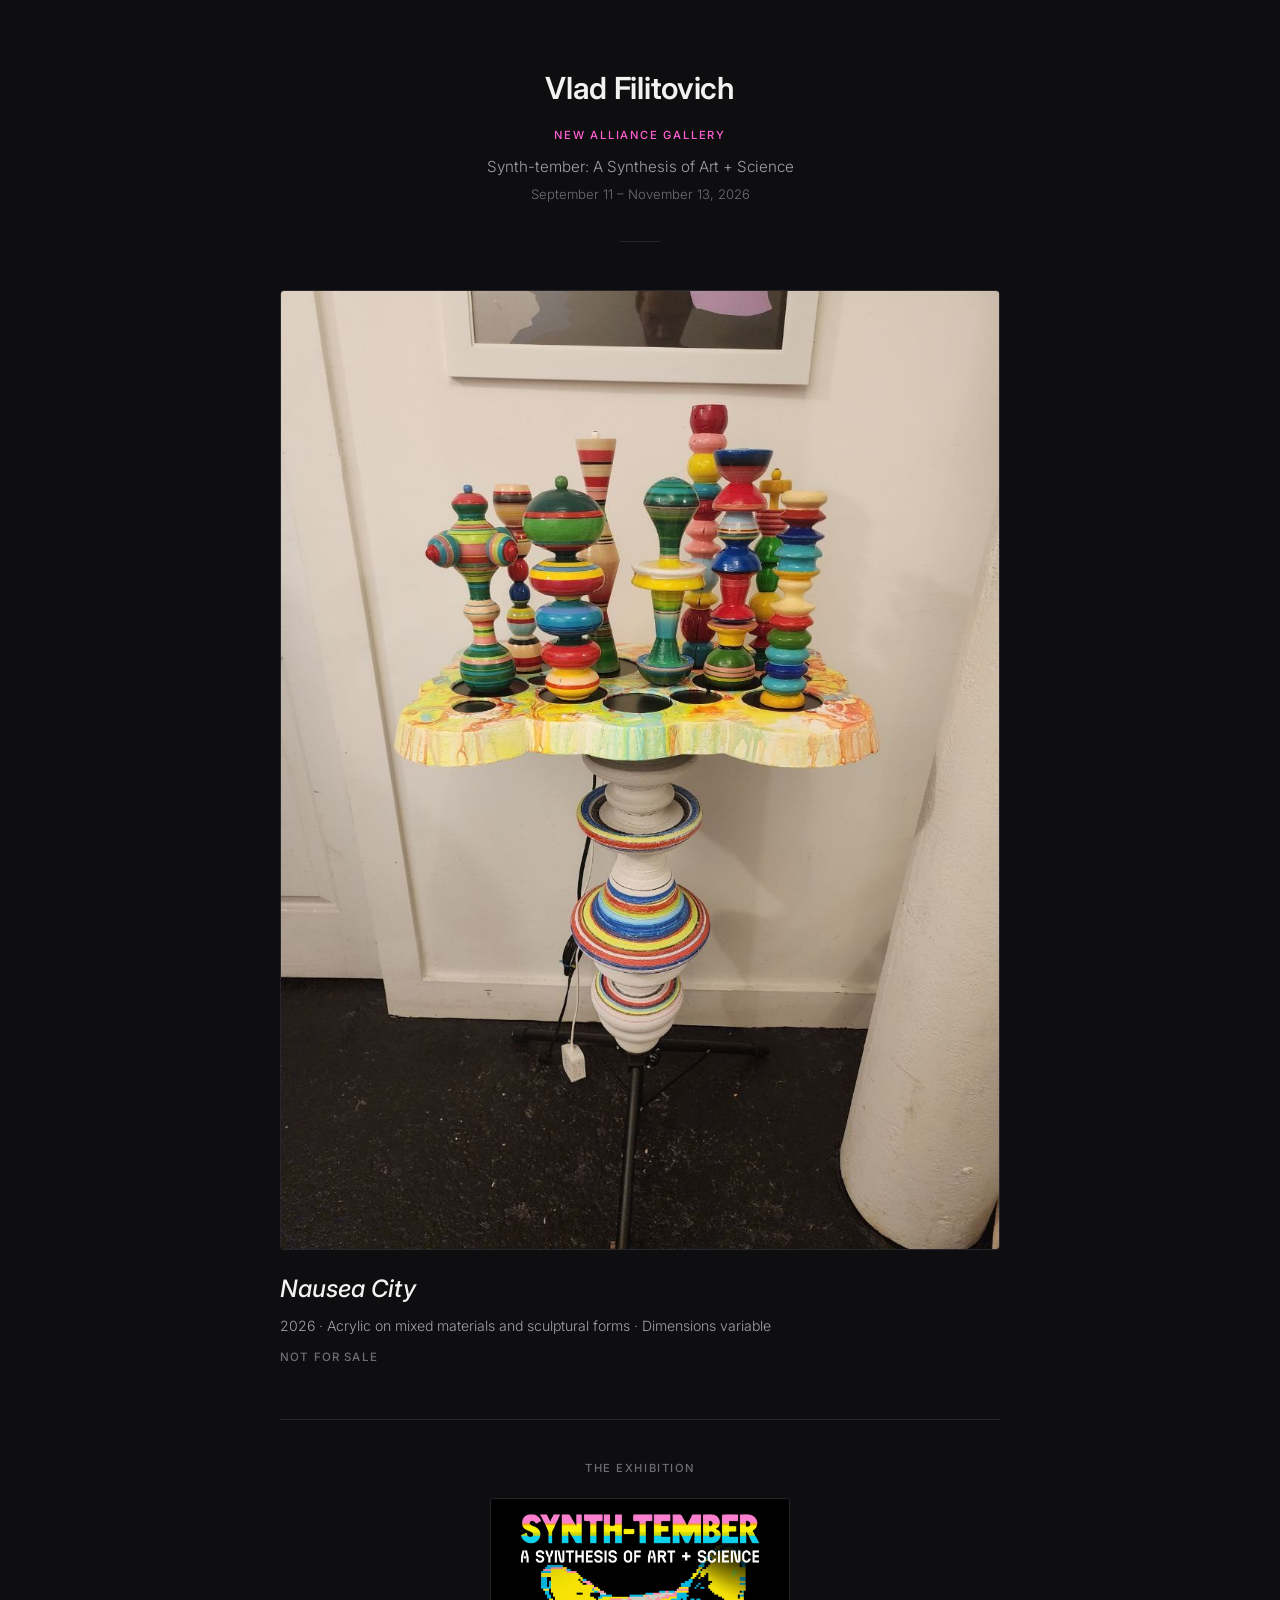
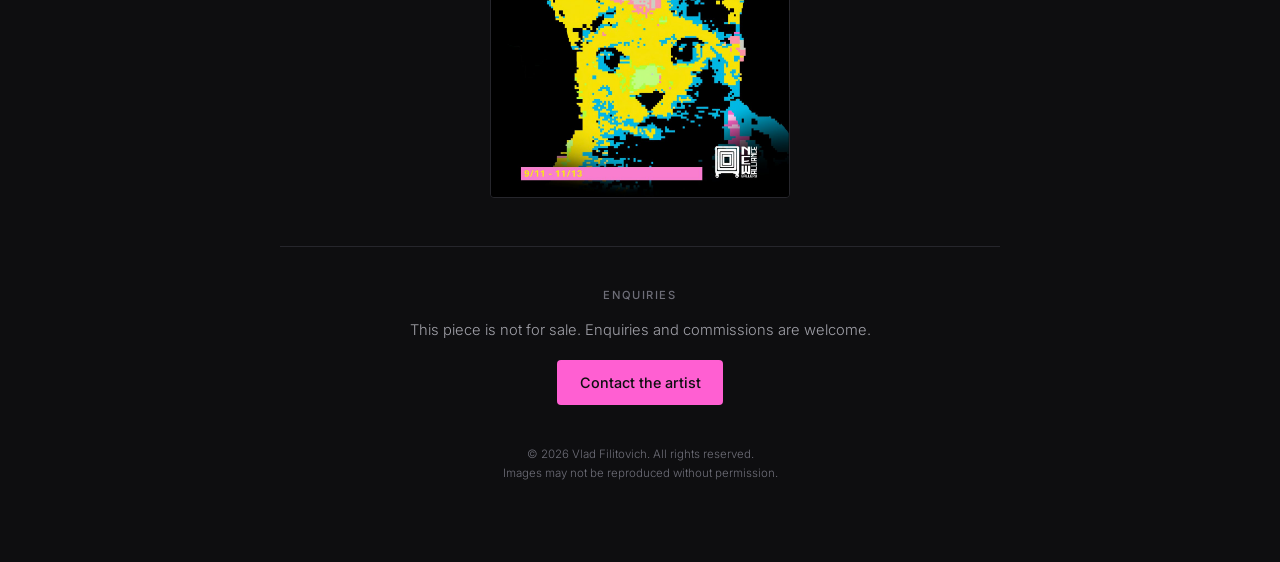
<file: art/s/5173fe7f/index.html>
<!DOCTYPE html>
<html lang="en">
<head>
  <meta charset="UTF-8">
  <meta name="viewport" content="width=device-width, initial-scale=1.0">
  <meta name="robots" content="noindex, nofollow, noarchive, noimageindex">
  <meta name="referrer" content="no-referrer">
  <title>Vlad Filitovich — Nausea City — Synth-tember</title>
  <link rel="preconnect" href="https://fonts.googleapis.com">
  <link rel="preconnect" href="https://fonts.gstatic.com" crossorigin>
  <link href="https://fonts.googleapis.com/css2?family=Inter:wght@300;400;500;600&display=swap" rel="stylesheet">
  <style>
    :root {
      --bg: #0e0e10;
      --surface: #16161a;
      --text: #f2f2f0;
      --muted: #a0a0a8;
      --dim: #6e6e78;
      --line: #26262c;
      --accent: #ff5fd2;
      --font: 'Inter', -apple-system, BlinkMacSystemFont, 'Segoe UI', sans-serif;
    }

    * { margin: 0; padding: 0; box-sizing: border-box; }

    html { -webkit-text-size-adjust: 100%; }

    body {
      background: var(--bg);
      color: var(--text);
      font-family: var(--font);
      font-weight: 300;
      line-height: 1.6;
      -webkit-font-smoothing: antialiased;
      padding: 2.5rem 1.25rem 4rem;
    }

    .wrap { max-width: 720px; margin: 0 auto; }

    /* ── Header ── */
    .head { text-align: center; margin-bottom: 3rem; }

    .head__name {
      font-size: 1.5rem;
      font-weight: 600;
      letter-spacing: -0.01em;
    }

    .head__venue {
      margin-top: 0.9rem;
      font-size: 0.7rem;
      font-weight: 500;
      text-transform: uppercase;
      letter-spacing: 0.16em;
      color: var(--accent);
    }

    .head__show {
      margin-top: 0.65rem;
      font-size: 0.95rem;
      color: var(--muted);
    }

    .head__dates {
      margin-top: 0.3rem;
      font-size: 0.82rem;
      color: var(--dim);
    }

    .rule {
      width: 40px;
      height: 1px;
      background: var(--line);
      margin: 2.25rem auto 0;
      border: 0;
    }

    /* ── Work ── */
    .piece { margin-bottom: 3.25rem; }

    .frame {
      position: relative;
      background: var(--surface);
      border: 1px solid var(--line);
      border-radius: 4px;
      overflow: hidden;
      line-height: 0;
    }

    .frame img {
      display: block;
      width: 100%;
      height: auto;
      user-select: none;
      -webkit-user-select: none;
      -webkit-user-drag: none;
      -webkit-touch-callout: none;
      pointer-events: none;
    }

    /* transparent layer so a long-press or right-click lands here, not on the image */
    .frame__guard {
      position: absolute;
      inset: 0;
      background: transparent;
    }

    .label { padding-top: 1.25rem; }

    .label__title {
      font-size: 1.3rem;
      font-weight: 500;
      font-style: italic;
    }

    .label__meta {
      margin-top: 0.4rem;
      font-size: 0.88rem;
      color: var(--muted);
    }

    .label__status {
      margin-top: 0.7rem;
      font-size: 0.72rem;
      font-weight: 500;
      text-transform: uppercase;
      letter-spacing: 0.1em;
      color: var(--dim);
    }

    /* ── Show poster ── */
    .show {
      border-top: 1px solid var(--line);
      padding-top: 2.5rem;
      margin-bottom: 3rem;
      text-align: center;
    }

    .show__label {
      font-size: 0.7rem;
      font-weight: 500;
      text-transform: uppercase;
      letter-spacing: 0.14em;
      color: var(--dim);
      margin-bottom: 1.25rem;
    }

    .show__poster {
      max-width: 300px;
      margin: 0 auto;
      border: 1px solid var(--line);
      border-radius: 4px;
      overflow: hidden;
      line-height: 0;
    }

    .show__poster img {
      display: block;
      width: 100%;
      height: auto;
      user-select: none;
      -webkit-user-select: none;
      -webkit-user-drag: none;
    }

    /* ── Enquiries ── */
    .foot {
      border-top: 1px solid var(--line);
      padding-top: 2.5rem;
      text-align: center;
    }

    .foot__label {
      font-size: 0.7rem;
      font-weight: 500;
      text-transform: uppercase;
      letter-spacing: 0.14em;
      color: var(--dim);
    }

    .foot__text {
      margin-top: 0.9rem;
      font-size: 0.92rem;
      color: var(--muted);
    }

    .foot a {
      display: inline-block;
      margin-top: 1.1rem;
      padding: 0.7rem 1.4rem;
      font-size: 0.9rem;
      color: var(--bg);
      background: var(--accent);
      border-radius: 4px;
      text-decoration: none;
      font-weight: 500;
      transition: opacity 0.2s;
    }

    .foot a:hover { opacity: 0.85; }

    .foot__copy {
      margin-top: 2.5rem;
      font-size: 0.72rem;
      color: var(--dim);
    }

    @media (min-width: 600px) {
      body { padding: 4rem 2rem 5rem; }
      .head__name { font-size: 1.9rem; }
      .label__title { font-size: 1.5rem; }
    }
  </style>
</head>
<body>

  <div class="wrap">

    <header class="head">
      <h1 class="head__name">Vlad Filitovich</h1>
      <p class="head__venue">New Alliance Gallery</p>
      <p class="head__show">Synth-tember: A Synthesis of Art + Science</p>
      <p class="head__dates">September 11 &ndash; November 13, 2026</p>
      <hr class="rule">
    </header>

    <main>

      <article class="piece">
        <div class="frame">
          <img src="work-1.jpg" alt="Nausea City — acrylic on mixed materials and sculptural forms" draggable="false">
          <div class="frame__guard"></div>
        </div>
        <div class="label">
          <h2 class="label__title">Nausea City</h2>
          <p class="label__meta">2026 &middot; Acrylic on mixed materials and sculptural forms &middot; Dimensions variable</p>
          <p class="label__status">Not for sale</p>
        </div>
      </article>

    </main>

    <section class="show">
      <p class="show__label">The exhibition</p>
      <div class="show__poster">
        <img src="poster.jpg" alt="Synth-tember: A Synthesis of Art + Science, New Alliance Gallery, 9/11 – 11/13" draggable="false">
      </div>
    </section>

    <footer class="foot">
      <p class="foot__label">Enquiries</p>
      <p class="foot__text">This piece is not for sale. Enquiries and commissions are welcome.</p>
      <a href="#" data-mail="dmxhZC5maWxpdG92aWNoQGdtYWlsLmNvbQ==" rel="nofollow">Contact the artist</a>
      <p class="foot__copy">&copy; 2026 Vlad Filitovich. All rights reserved.<br>Images may not be reproduced without permission.</p>
    </footer>

  </div>

  <script>
    (() => {
      'use strict';

      // Email assembled at runtime so the address is not in the page source.
      document.querySelectorAll('[data-mail]').forEach(el => {
        let addr;
        try { addr = atob(el.dataset.mail); } catch (err) { return; }
        el.href = 'mailto:' + addr;
      });

      // Discourage casual saving. This stops right-click and drag; it cannot
      // stop a screenshot, which is why the files served here are web-resolution.
      document.querySelectorAll('.frame, .show__poster').forEach(el => {
        el.addEventListener('contextmenu', e => e.preventDefault());
        el.addEventListener('dragstart', e => e.preventDefault());
      });
    })();
  </script>

</body>
</html>
</file>
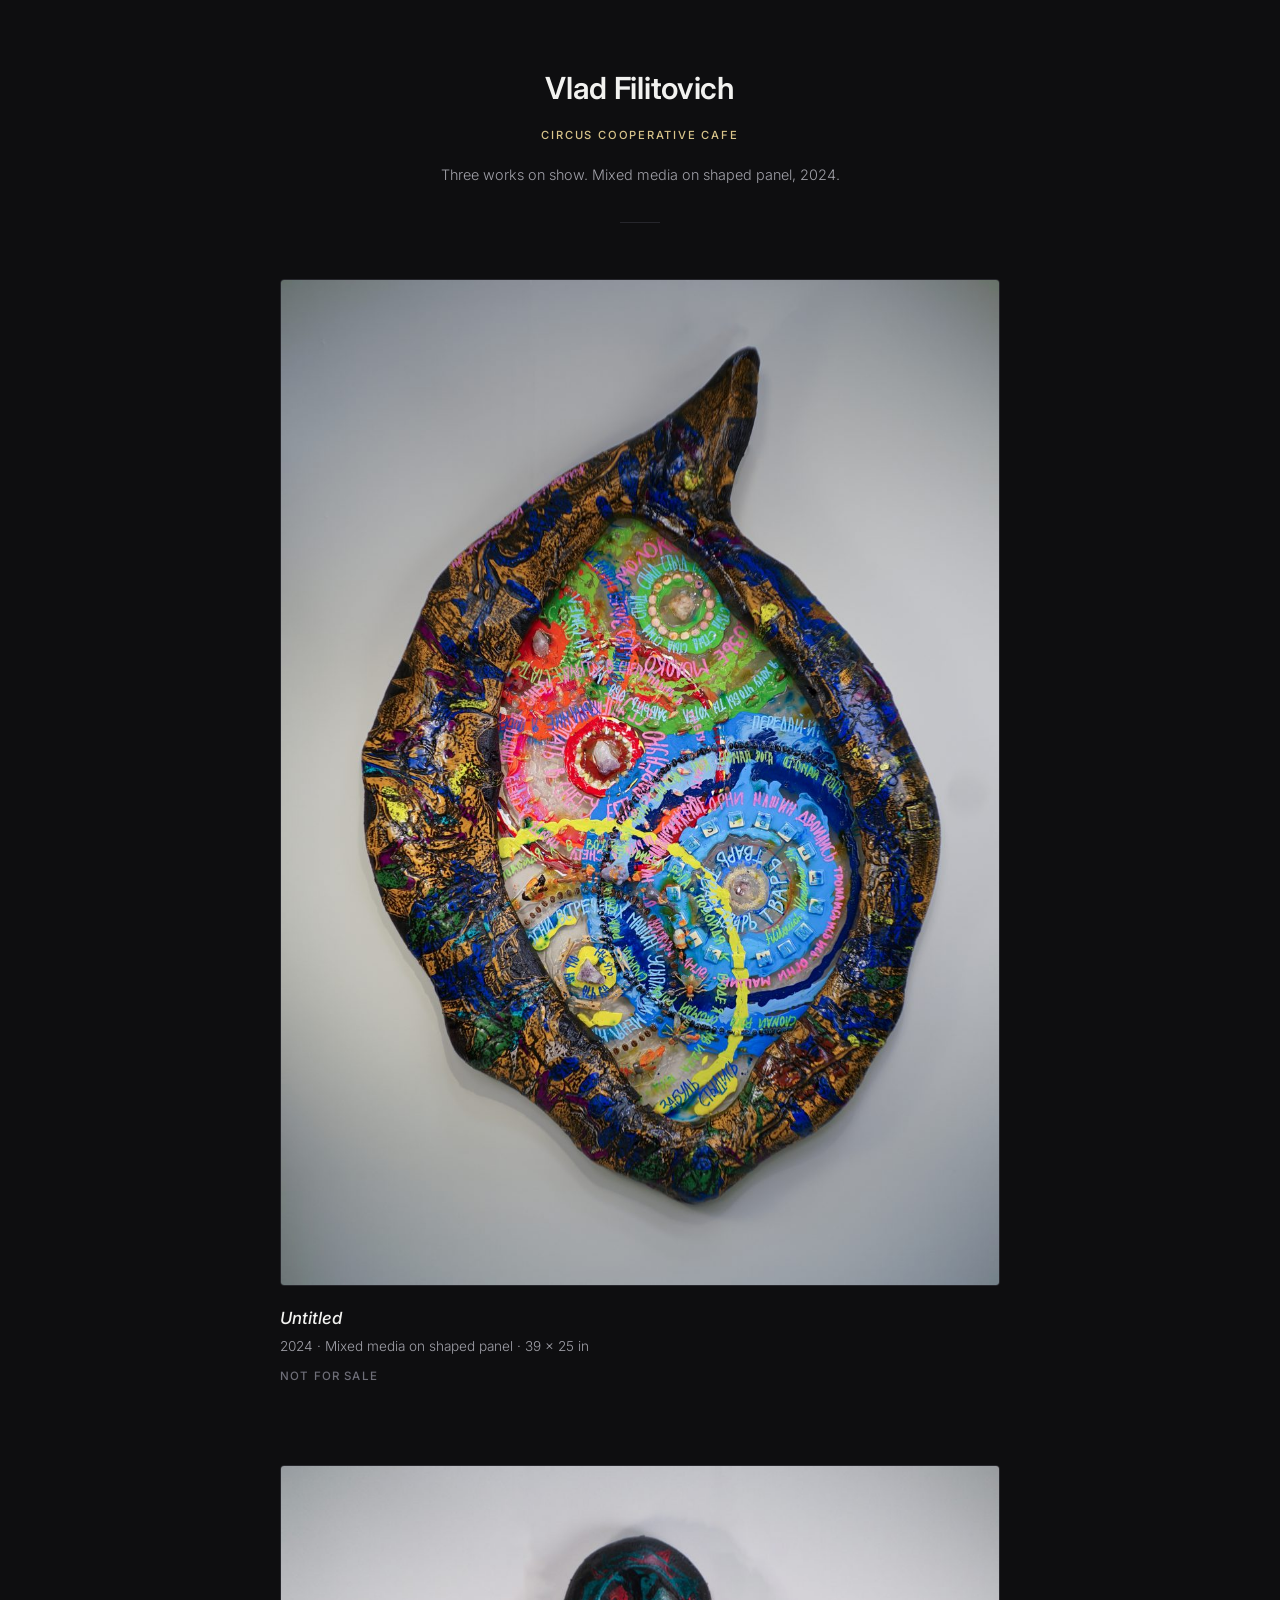
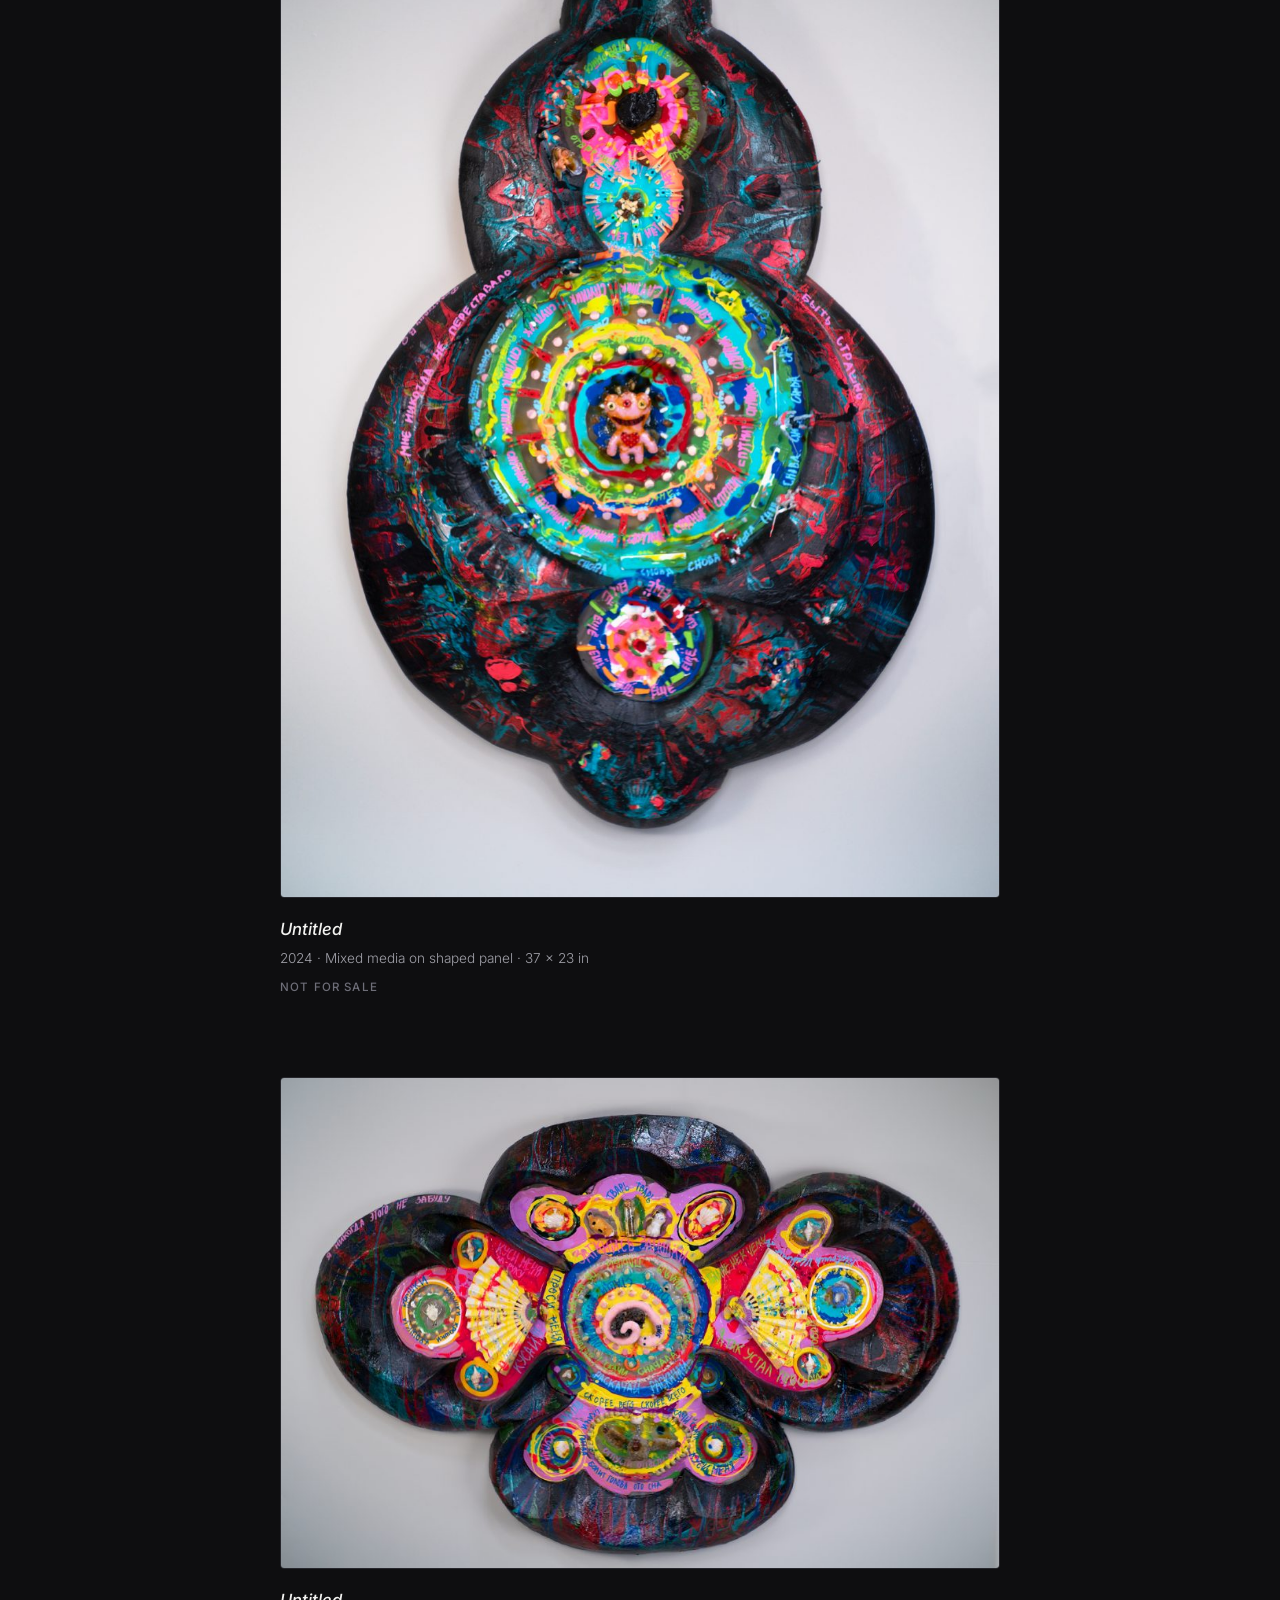
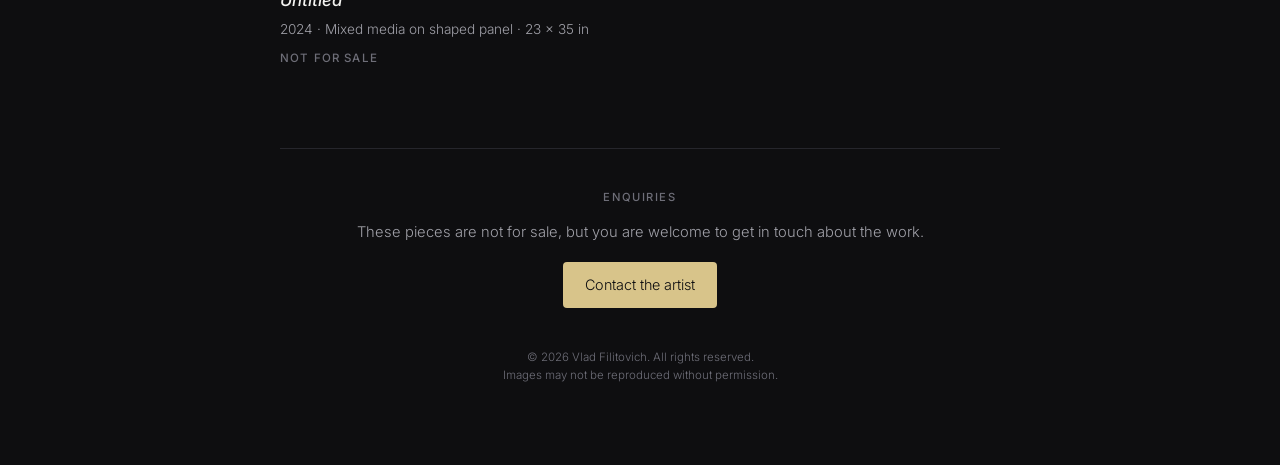
<file: art/s/e5f61118/index.html>
<!DOCTYPE html>
<html lang="en">
<head>
  <meta charset="UTF-8">
  <meta name="viewport" content="width=device-width, initial-scale=1.0">
  <meta name="robots" content="noindex, nofollow, noarchive, noimageindex">
  <meta name="referrer" content="no-referrer">
  <title>Vlad Filitovich — Circus Cooperative Cafe</title>
  <link rel="preconnect" href="https://fonts.googleapis.com">
  <link rel="preconnect" href="https://fonts.gstatic.com" crossorigin>
  <link href="https://fonts.googleapis.com/css2?family=Inter:wght@300;400;500;600&display=swap" rel="stylesheet">
  <style>
    :root {
      --bg: #0e0e10;
      --surface: #16161a;
      --text: #f2f2f0;
      --muted: #a0a0a8;
      --dim: #6e6e78;
      --line: #26262c;
      --accent: #d8c48a;
      --font: 'Inter', -apple-system, BlinkMacSystemFont, 'Segoe UI', sans-serif;
    }

    * { margin: 0; padding: 0; box-sizing: border-box; }

    html { -webkit-text-size-adjust: 100%; }

    body {
      background: var(--bg);
      color: var(--text);
      font-family: var(--font);
      font-weight: 300;
      line-height: 1.6;
      -webkit-font-smoothing: antialiased;
      padding: 2.5rem 1.25rem 4rem;
    }

    .wrap { max-width: 720px; margin: 0 auto; }

    /* ── Header ── */
    .head { text-align: center; margin-bottom: 3.5rem; }

    .head__name {
      font-size: 1.5rem;
      font-weight: 600;
      letter-spacing: -0.01em;
    }

    .head__venue {
      margin-top: 0.9rem;
      font-size: 0.7rem;
      font-weight: 500;
      text-transform: uppercase;
      letter-spacing: 0.16em;
      color: var(--accent);
    }

    .head__note {
      margin-top: 1.1rem;
      font-size: 0.9rem;
      color: var(--muted);
    }

    .rule {
      width: 40px;
      height: 1px;
      background: var(--line);
      margin: 2.25rem auto 0;
      border: 0;
    }

    /* ── Pieces ── */
    .piece { margin-bottom: 4rem; }

    .frame {
      position: relative;
      background: var(--surface);
      border: 1px solid var(--line);
      border-radius: 4px;
      overflow: hidden;
      line-height: 0;
    }

    .frame img {
      display: block;
      width: 100%;
      height: auto;
      user-select: none;
      -webkit-user-select: none;
      -webkit-user-drag: none;
      -webkit-touch-callout: none;
      pointer-events: none;
    }

    /* transparent layer so a long-press or right-click lands here, not on the image */
    .frame__guard {
      position: absolute;
      inset: 0;
      background: transparent;
    }

    .label { padding-top: 1.15rem; }

    .label__title {
      font-size: 1.05rem;
      font-weight: 500;
      font-style: italic;
    }

    .label__meta {
      margin-top: 0.3rem;
      font-size: 0.85rem;
      color: var(--muted);
    }

    .label__status {
      margin-top: 0.55rem;
      font-size: 0.72rem;
      font-weight: 500;
      text-transform: uppercase;
      letter-spacing: 0.1em;
      color: var(--dim);
    }

    /* ── Enquiries ── */
    .foot {
      border-top: 1px solid var(--line);
      padding-top: 2.5rem;
      text-align: center;
    }

    .foot__label {
      font-size: 0.7rem;
      font-weight: 500;
      text-transform: uppercase;
      letter-spacing: 0.14em;
      color: var(--dim);
    }

    .foot__text {
      margin-top: 0.9rem;
      font-size: 0.92rem;
      color: var(--muted);
    }

    .foot a {
      display: inline-block;
      margin-top: 1.1rem;
      padding: 0.7rem 1.4rem;
      font-size: 0.9rem;
      color: var(--bg);
      background: var(--accent);
      border-radius: 4px;
      text-decoration: none;
      transition: opacity 0.2s;
    }

    .foot a:hover { opacity: 0.85; }

    .foot__copy {
      margin-top: 2.5rem;
      font-size: 0.72rem;
      color: var(--dim);
    }

    @media (min-width: 600px) {
      body { padding: 4rem 2rem 5rem; }
      .head__name { font-size: 1.9rem; }
      .piece { margin-bottom: 5rem; }
    }
  </style>
</head>
<body>

  <div class="wrap">

    <header class="head">
      <h1 class="head__name">Vlad Filitovich</h1>
      <p class="head__venue">Circus Cooperative Cafe</p>
      <p class="head__note">Three works on show. Mixed media on shaped panel, 2024.</p>
      <hr class="rule">
    </header>

    <main>

      <article class="piece">
        <div class="frame">
          <img src="piece-1.jpg" alt="Mixed media on shaped panel, 39 by 25 inches" draggable="false">
          <div class="frame__guard"></div>
        </div>
        <div class="label">
          <h2 class="label__title">Untitled</h2>
          <p class="label__meta">2024 &middot; Mixed media on shaped panel &middot; 39 &times; 25 in</p>
          <p class="label__status">Not for sale</p>
        </div>
      </article>

      <article class="piece">
        <div class="frame">
          <img src="piece-2.jpg" alt="Mixed media on shaped panel, 37 by 23 inches" draggable="false">
          <div class="frame__guard"></div>
        </div>
        <div class="label">
          <h2 class="label__title">Untitled</h2>
          <p class="label__meta">2024 &middot; Mixed media on shaped panel &middot; 37 &times; 23 in</p>
          <p class="label__status">Not for sale</p>
        </div>
      </article>

      <article class="piece">
        <div class="frame">
          <img src="piece-3.jpg" alt="Mixed media on shaped panel, 23 by 35 inches" draggable="false">
          <div class="frame__guard"></div>
        </div>
        <div class="label">
          <h2 class="label__title">Untitled</h2>
          <p class="label__meta">2024 &middot; Mixed media on shaped panel &middot; 23 &times; 35 in</p>
          <p class="label__status">Not for sale</p>
        </div>
      </article>

    </main>

    <footer class="foot">
      <p class="foot__label">Enquiries</p>
      <p class="foot__text">These pieces are not for sale, but you are welcome to get in touch about the work.</p>
      <a href="#" data-mail="dmxhZC5maWxpdG92aWNoQGdtYWlsLmNvbQ==" rel="nofollow">Contact the artist</a>
      <p class="foot__copy">&copy; 2026 Vlad Filitovich. All rights reserved.<br>Images may not be reproduced without permission.</p>
    </footer>

  </div>

  <script>
    (() => {
      'use strict';

      // Email assembled at runtime so the address is not in the page source.
      document.querySelectorAll('[data-mail]').forEach(el => {
        let addr;
        try { addr = atob(el.dataset.mail); } catch (err) { return; }
        el.href = 'mailto:' + addr;
      });

      // Discourage casual saving. This stops right-click and drag; it cannot
      // stop a screenshot, which is why the files served here are web-resolution.
      document.querySelectorAll('.frame').forEach(frame => {
        frame.addEventListener('contextmenu', e => e.preventDefault());
        frame.addEventListener('dragstart', e => e.preventDefault());
      });
    })();
  </script>

</body>
</html>
</file>
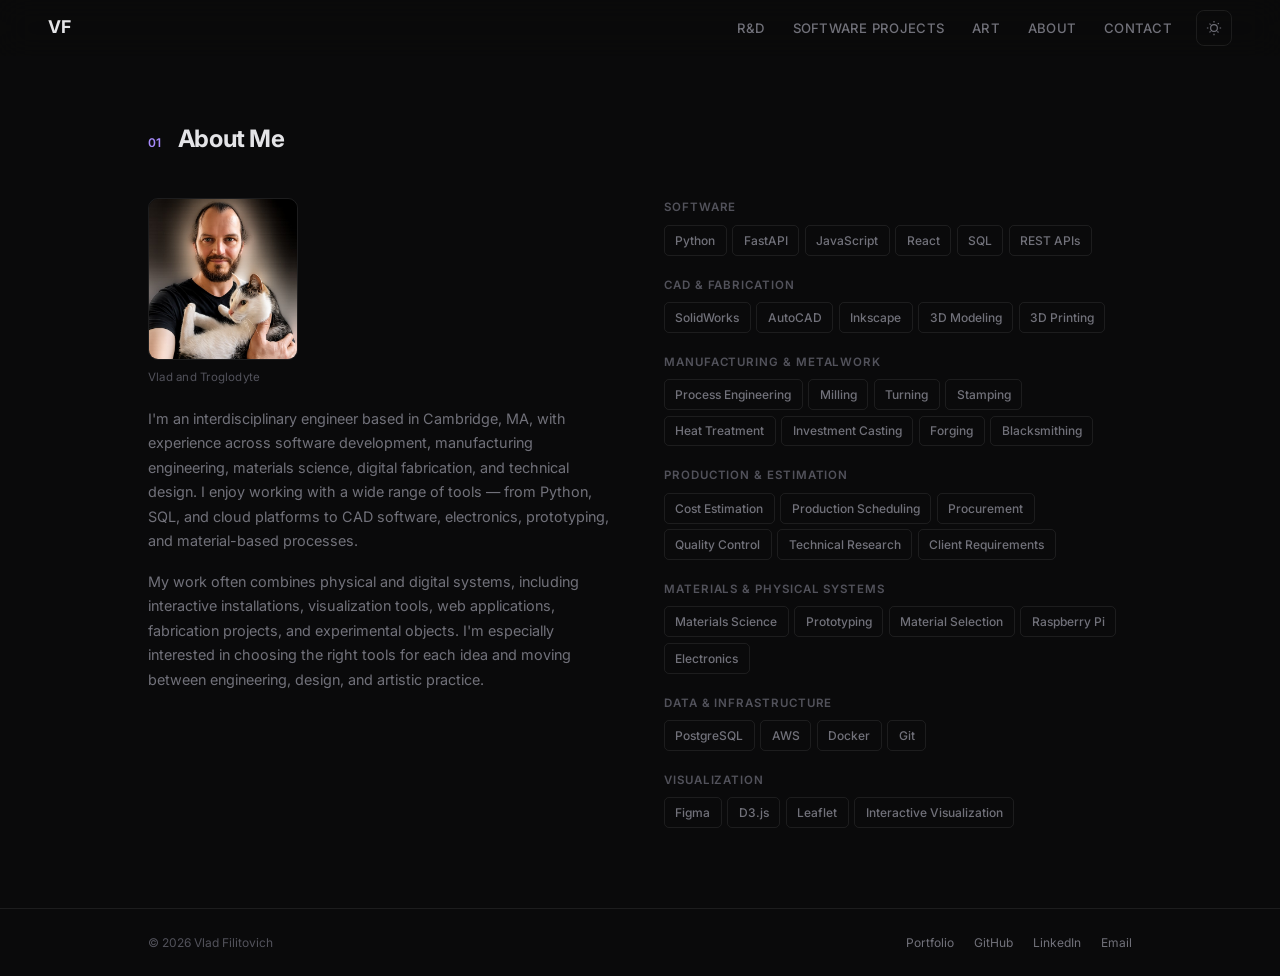
<file: about.html>
<!DOCTYPE html>
<html lang="en">
<head>
  <meta charset="UTF-8">
  <meta name="viewport" content="width=device-width, initial-scale=1.0">
  <title>Vlad Filitovich — About</title>
  <link rel="stylesheet" href="styles.css">
  <link rel="preconnect" href="https://fonts.googleapis.com">
  <link rel="preconnect" href="https://fonts.gstatic.com" crossorigin>
  <link href="https://fonts.googleapis.com/css2?family=Inter:wght@300;400;500;600;700&display=swap" rel="stylesheet">
</head>
<body>

  <!-- NAV -->
  <nav class="nav" id="nav">
    <a href="index.html" class="nav__logo">VF</a>
    <button class="nav__toggle" id="navToggle" aria-label="Toggle menu">
      <span></span><span></span><span></span>
    </button>
    <div class="nav__right">
      <ul class="nav__links" id="navLinks">
        <li><a href="rd.html">R&amp;D</a></li>
        <li><a href="software.html">Software Projects</a></li>
        <li><a href="art.html">Art</a></li>
        <li><a href="about.html">About</a></li>
        <li><a href="index.html#contact">Contact</a></li>
      </ul>
      <button class="theme-toggle" id="themeToggle" aria-label="Toggle theme">
        <svg class="theme-toggle__icon theme-toggle__icon--sun" viewBox="0 0 24 24" fill="none" stroke="currentColor" stroke-width="1.5"><circle cx="12" cy="12" r="4.5"/><path d="M12 2.5v2m0 15v2m-9.5-9.5h2m15 0h2m-3.04-6.46-1.42 1.42M7.46 16.54l-1.42 1.42m0-11.88 1.42 1.42m9.08 9.08 1.42 1.42"/></svg>
        <svg class="theme-toggle__icon theme-toggle__icon--moon" viewBox="0 0 24 24" fill="none" stroke="currentColor" stroke-width="1.5"><path d="M21.752 15.002A9.718 9.718 0 0 1 18 15.75 9.75 9.75 0 0 1 8.25 6c0-1.33.266-2.597.748-3.752A9.753 9.753 0 0 0 3 11.25 9.75 9.75 0 0 0 12.75 21a9.753 9.753 0 0 0 9.002-5.998Z"/></svg>
      </button>
    </div>
  </nav>

  <!-- ABOUT -->
  <section class="section section--top about" id="about">
    <div class="section__header reveal">
      <span class="section__label">01</span>
      <h2 class="section__title">About Me</h2>
    </div>
    <div class="about__content reveal">
      <div class="about__text">
        <figure class="about__figure">
          <img src="assets/portrait.jpg" alt="Vlad Filitovich holding his cat Troglodyte" class="about__portrait" width="520" height="562">
          <figcaption class="about__caption">Vlad and Troglodyte</figcaption>
        </figure>
        <p>I'm an interdisciplinary engineer based in Cambridge, MA, with experience across software development, manufacturing engineering, materials science, digital fabrication, and technical design. I enjoy working with a wide range of tools — from Python, SQL, and cloud platforms to CAD software, electronics, prototyping, and material-based processes.</p>
        <p>My work often combines physical and digital systems, including interactive installations, visualization tools, web applications, fabrication projects, and experimental objects. I'm especially interested in choosing the right tools for each idea and moving between engineering, design, and artistic practice.</p>
      </div>
      <div class="about__skills">
        <div class="skill-group">
          <h4>Software</h4>
          <div class="skill-tags">
            <span>Python</span><span>FastAPI</span><span>JavaScript</span><span>React</span><span>SQL</span><span>REST APIs</span>
          </div>
        </div>
        <div class="skill-group">
          <h4>CAD &amp; Fabrication</h4>
          <div class="skill-tags">
            <span>SolidWorks</span><span>AutoCAD</span><span>Inkscape</span><span>3D Modeling</span><span>3D Printing</span>
          </div>
        </div>
        <div class="skill-group">
          <h4>Manufacturing &amp; Metalwork</h4>
          <div class="skill-tags">
            <span>Process Engineering</span><span>Milling</span><span>Turning</span><span>Stamping</span><span>Heat Treatment</span><span>Investment Casting</span><span>Forging</span><span>Blacksmithing</span>
          </div>
        </div>
        <div class="skill-group">
          <h4>Production &amp; Estimation</h4>
          <div class="skill-tags">
            <span>Cost Estimation</span><span>Production Scheduling</span><span>Procurement</span><span>Quality Control</span><span>Technical Research</span><span>Client Requirements</span>
          </div>
        </div>
        <div class="skill-group">
          <h4>Materials &amp; Physical Systems</h4>
          <div class="skill-tags">
            <span>Materials Science</span><span>Prototyping</span><span>Material Selection</span><span>Raspberry Pi</span><span>Electronics</span>
          </div>
        </div>
        <div class="skill-group">
          <h4>Data &amp; Infrastructure</h4>
          <div class="skill-tags">
            <span>PostgreSQL</span><span>AWS</span><span>Docker</span><span>Git</span>
          </div>
        </div>
        <div class="skill-group">
          <h4>Visualization</h4>
          <div class="skill-tags">
            <span>Figma</span><span>D3.js</span><span>Leaflet</span><span>Interactive Visualization</span>
          </div>
        </div>
      </div>
    </div>
  </section>

  <!-- FOOTER -->
  <footer class="footer">
    <div class="footer__inner">
      <span>&copy; 2026 Vlad Filitovich</span>
      <div class="footer__links">
        <a href="index.html">Portfolio</a>
        <a href="https://github.com/llama-with-thumbs" target="_blank" rel="noopener">GitHub</a>
        <a href="https://www.linkedin.com/in/vlad-filitovich/" target="_blank" rel="noopener">LinkedIn</a>
        <a href="#" data-mail="dmxhZC5maWxpdG92aWNoQGdtYWlsLmNvbQ==" rel="nofollow">Email</a>
      </div>
    </div>
  </footer>

  <script src="script.js"></script>
</body>
</html>
</file>
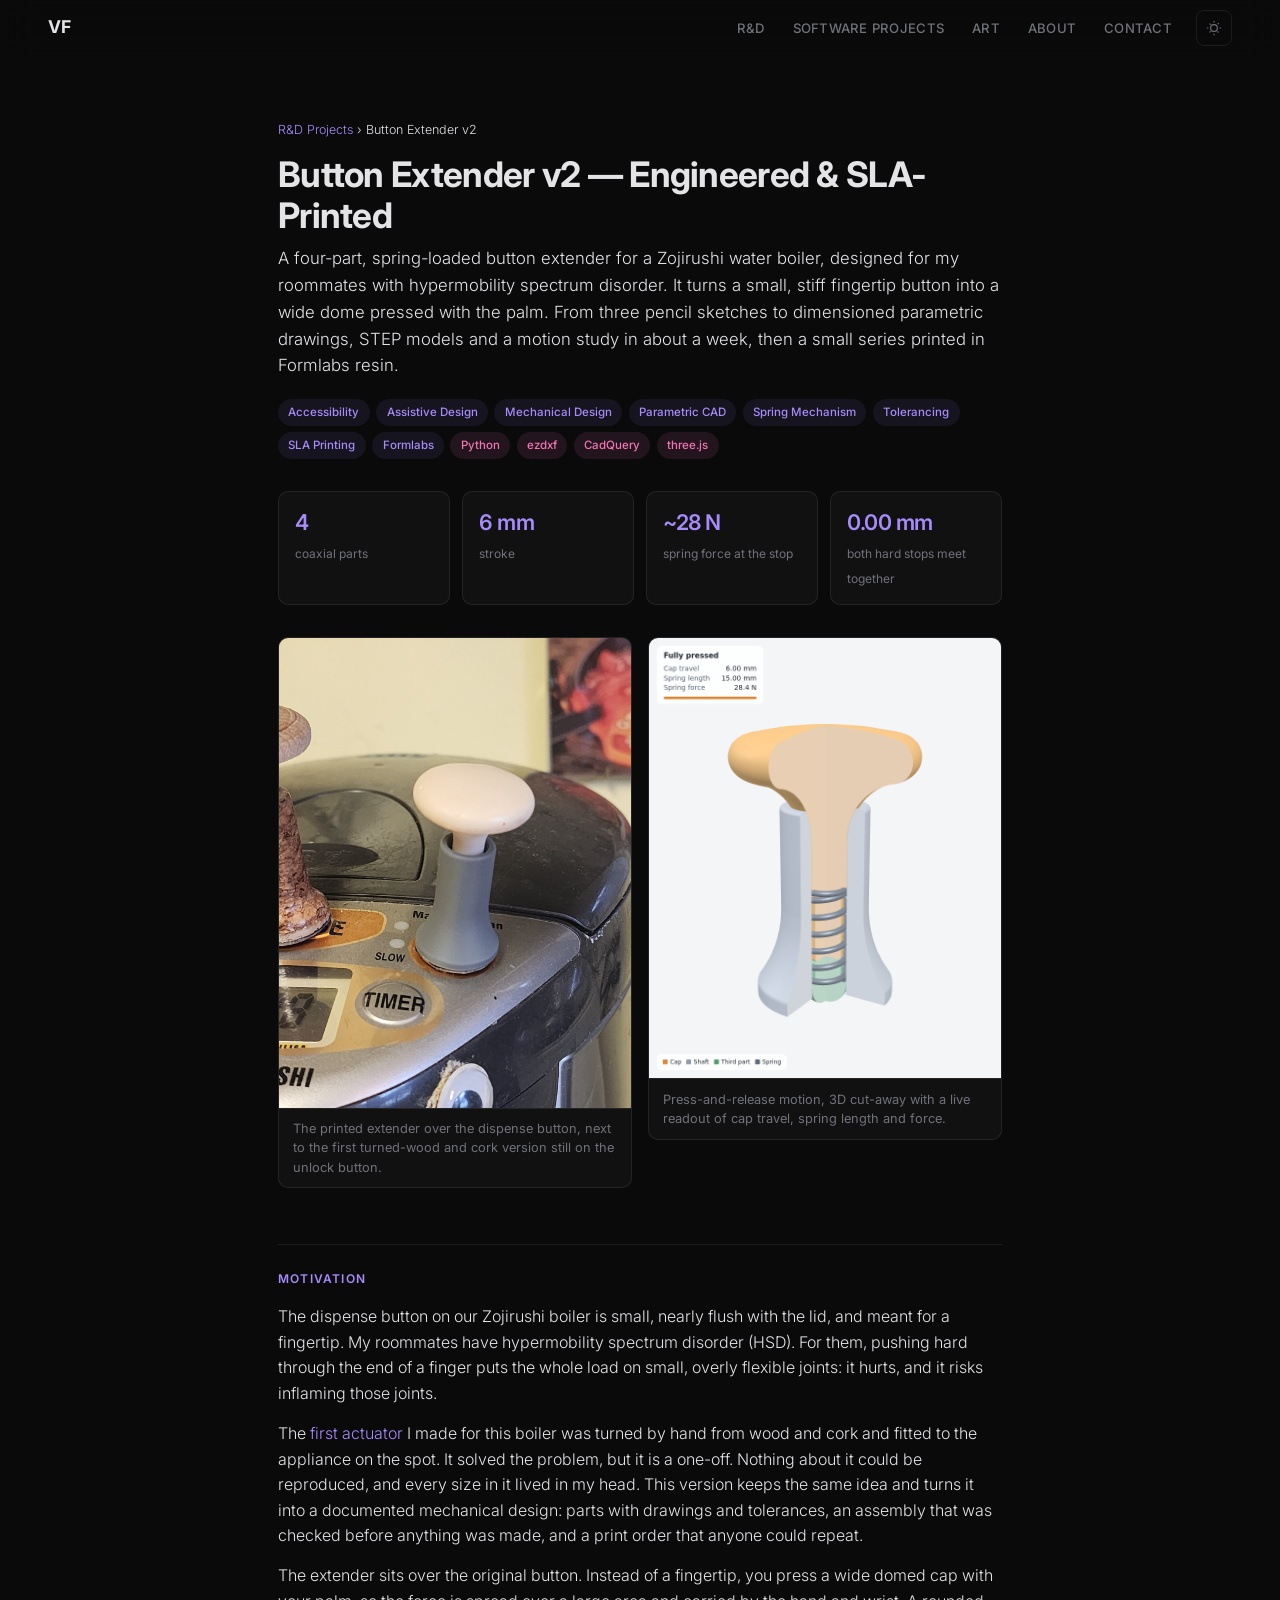
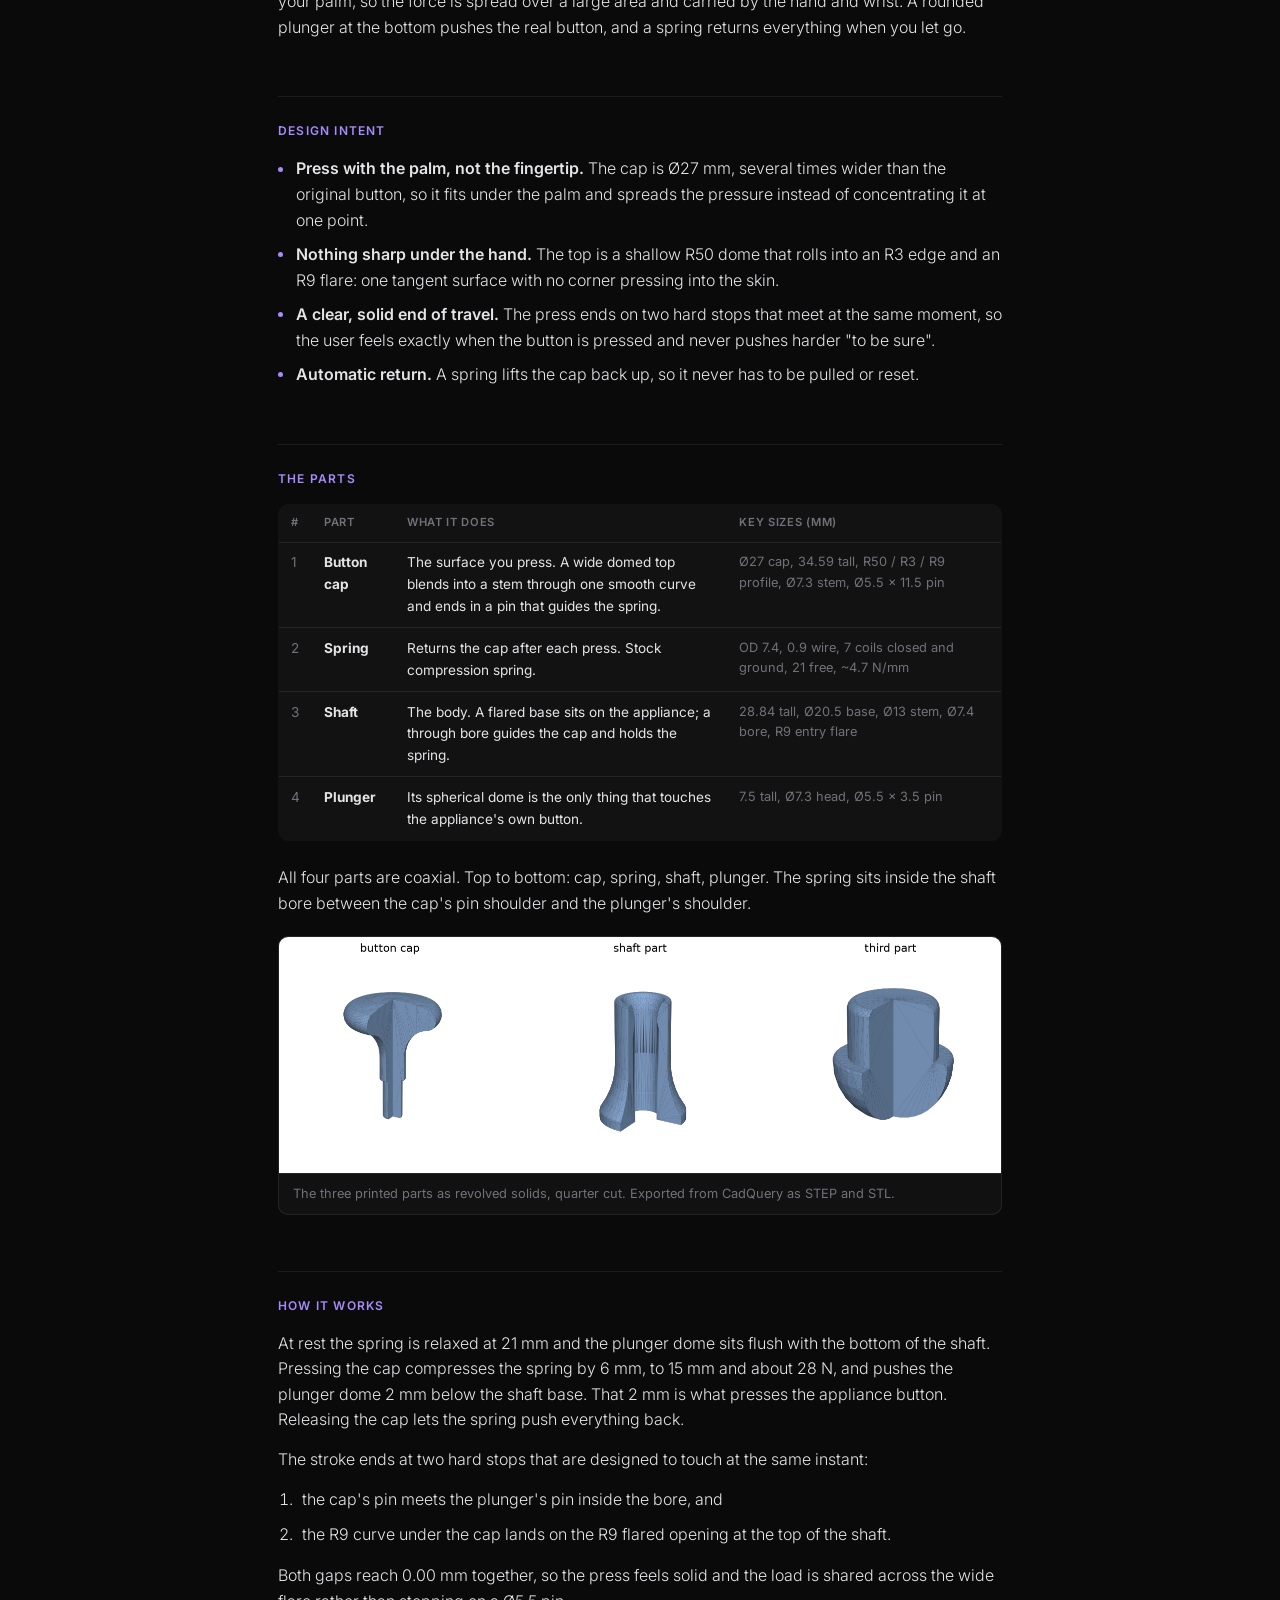
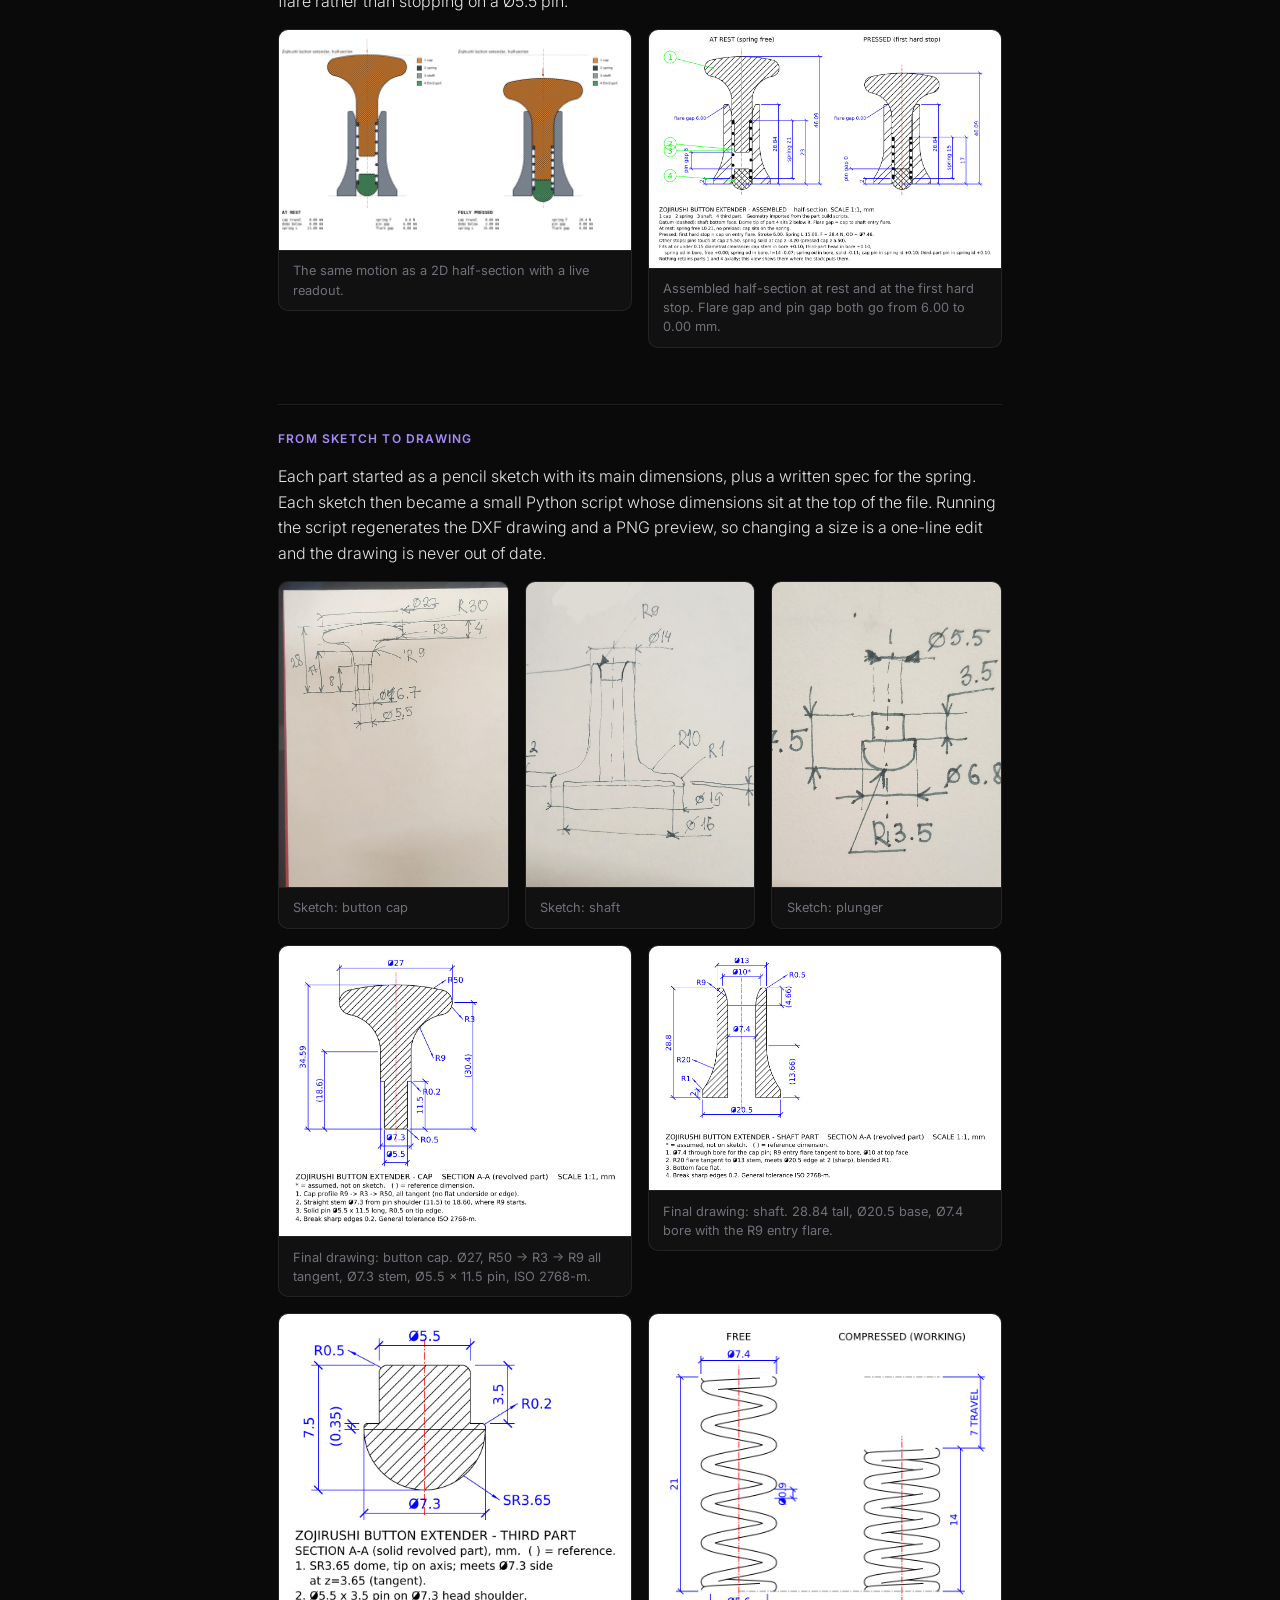
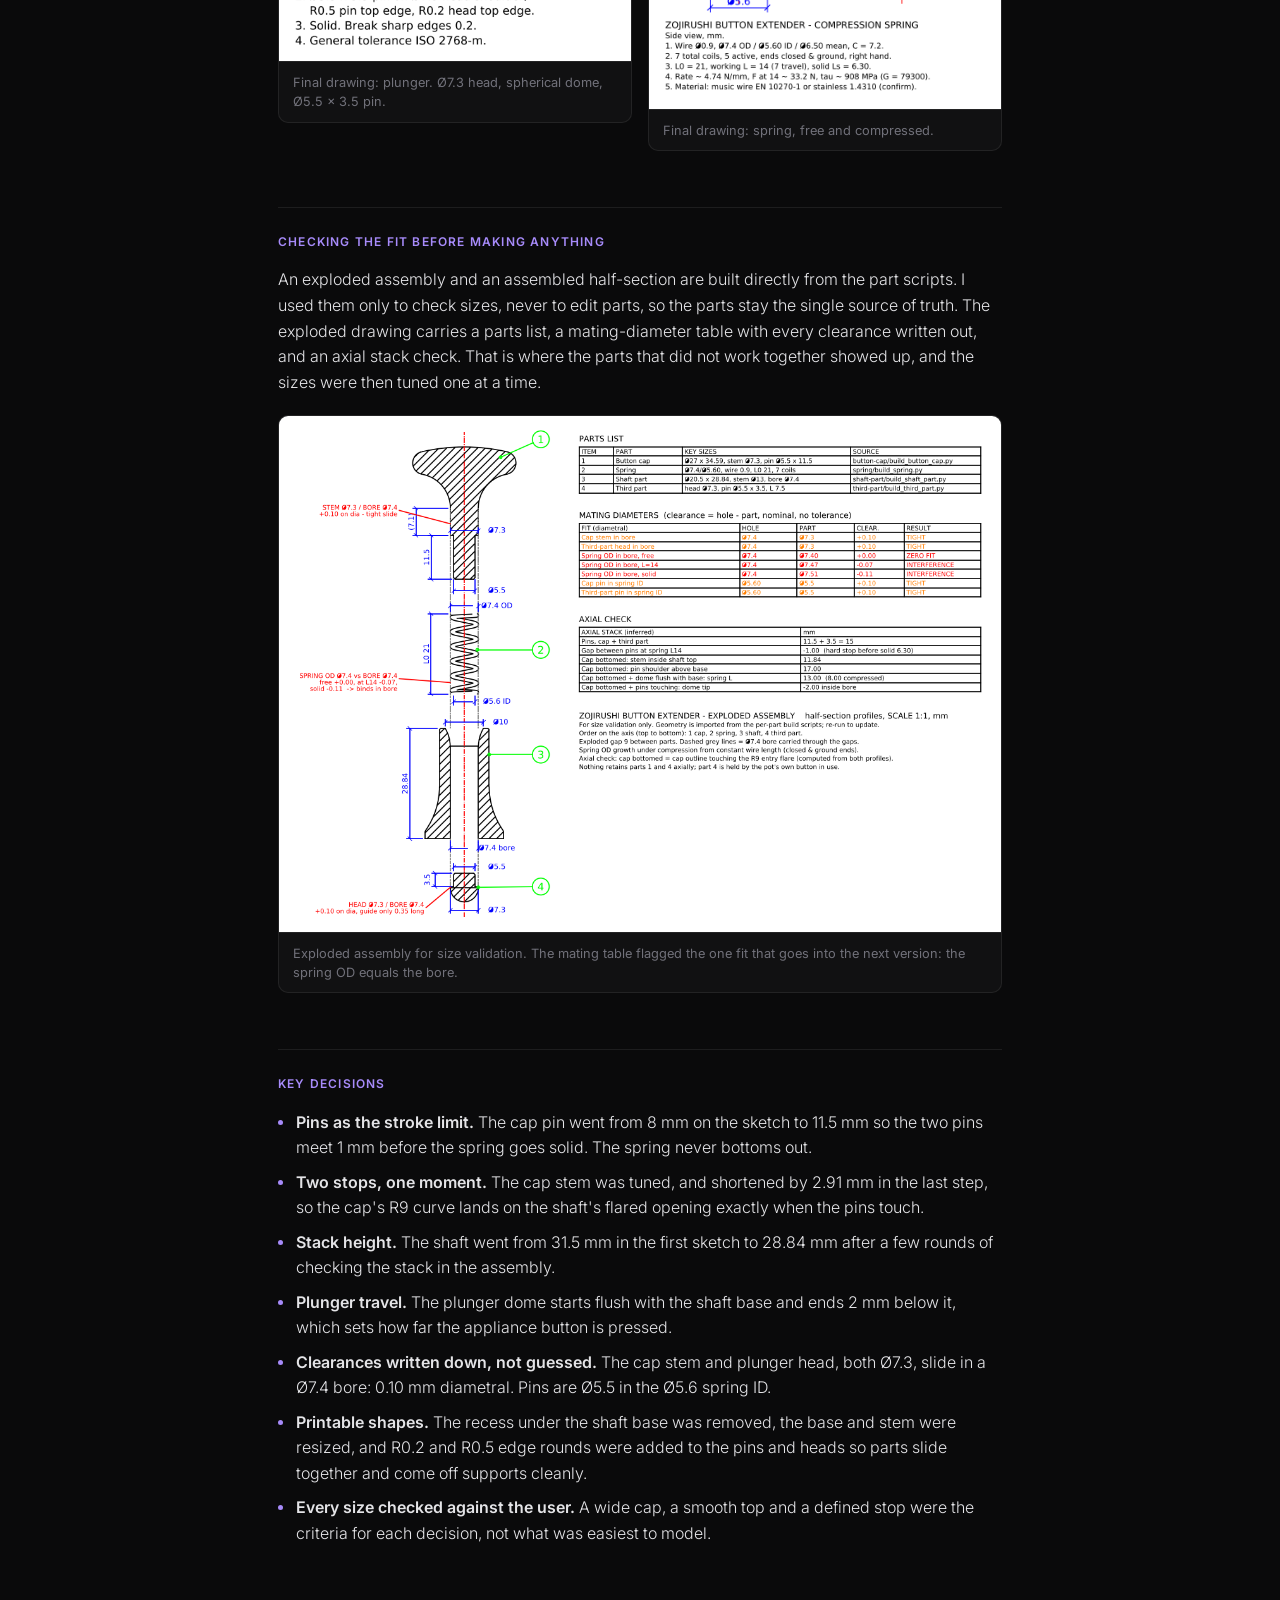
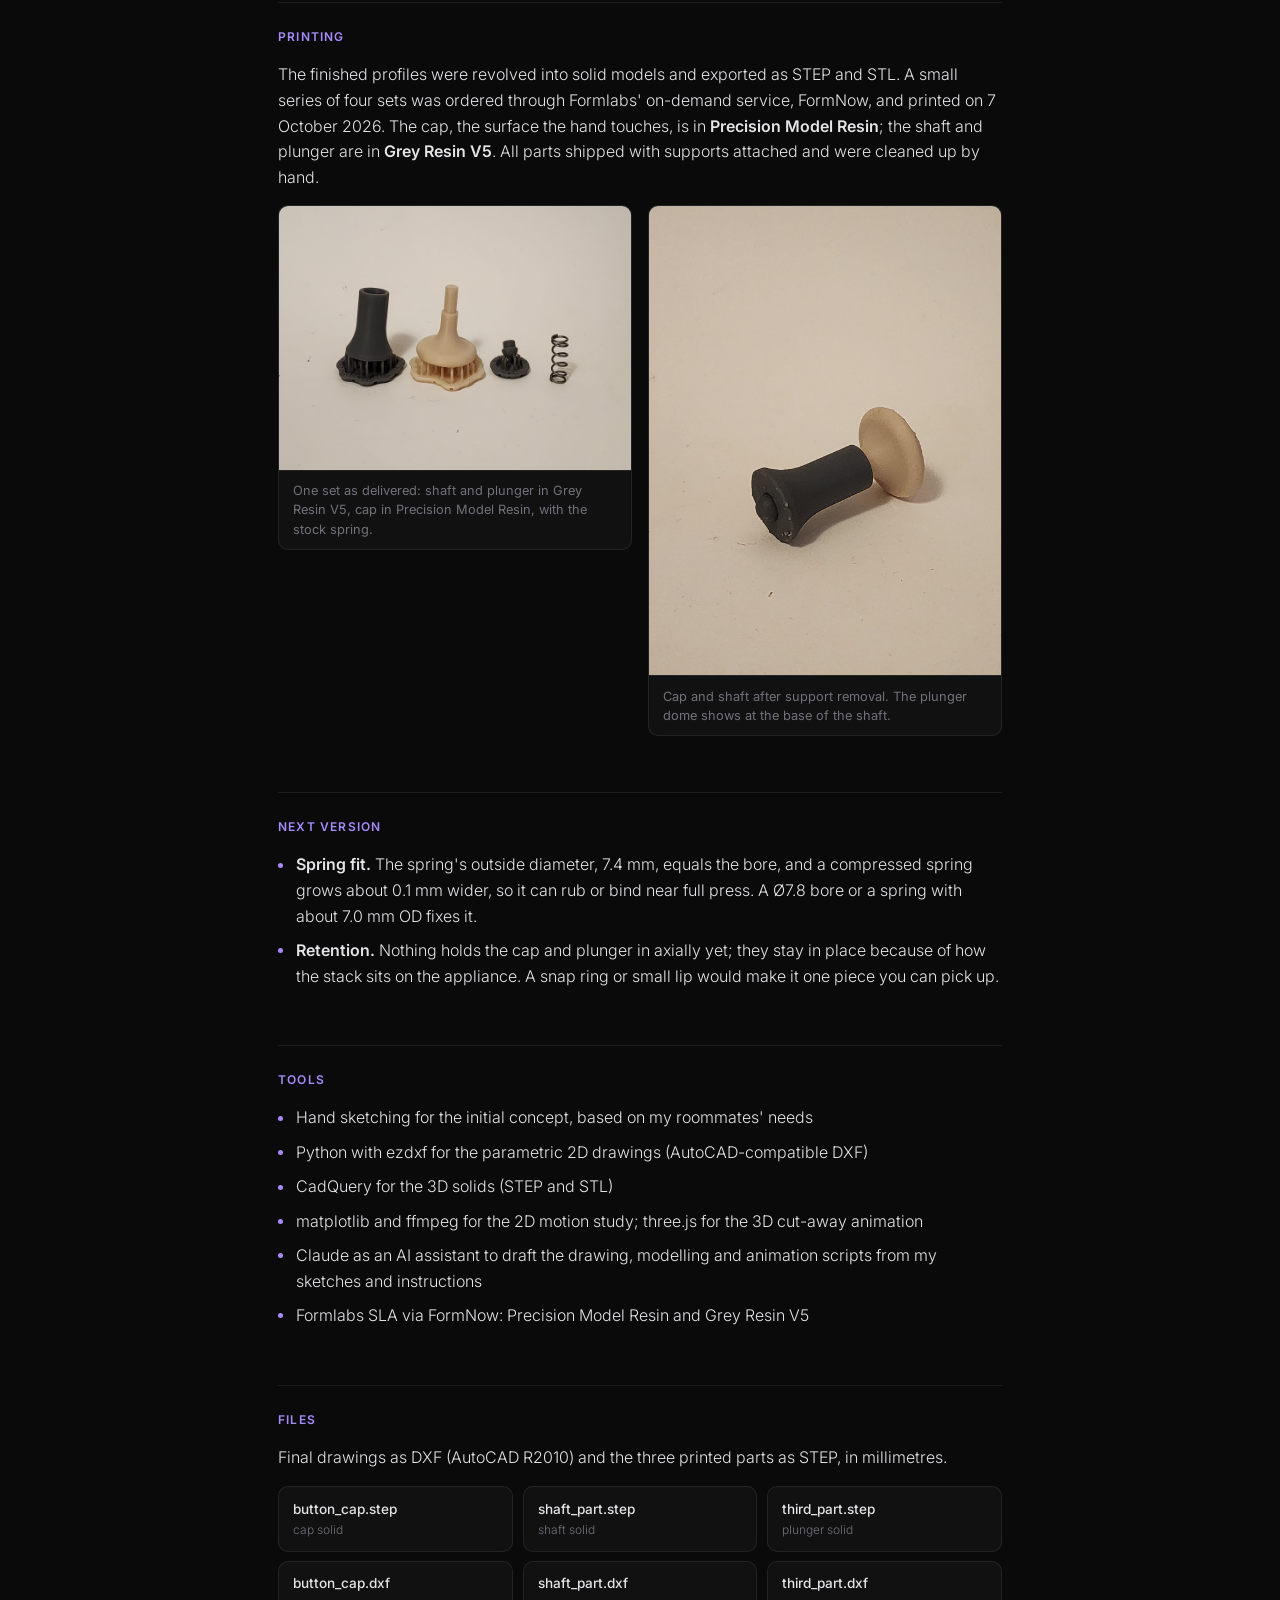
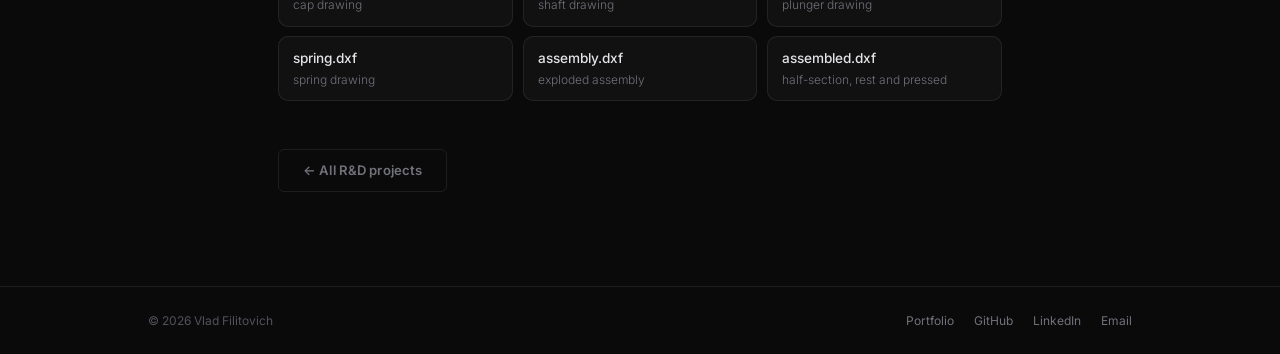
<file: rd/button-extender.html>
<!DOCTYPE html>
<html lang="en">
<head>
  <meta charset="UTF-8">
  <meta name="viewport" content="width=device-width, initial-scale=1.0">
  <title>Vlad Filitovich — Button Extender v2</title>
  <meta name="description" content="A spring-loaded, SLA-printed button extender for a Zojirushi water boiler, designed for users with hypermobility spectrum disorder. From hand sketches to parametric drawings, STEP models, a motion study and a printed series.">
  <link rel="stylesheet" href="../styles.css">
  <link rel="preconnect" href="https://fonts.googleapis.com">
  <link rel="preconnect" href="https://fonts.gstatic.com" crossorigin>
  <link href="https://fonts.googleapis.com/css2?family=Inter:wght@300;400;500;600;700&display=swap" rel="stylesheet">
  <style>
    /* ── Long-form write-up layout, on top of the site styles ── */
    .article { max-width: 820px; }
    .article .section__lead { max-width: none; font-size: 1.05rem; }
    .crumbs { font-size: 0.78rem; color: var(--text-muted); margin-bottom: 1.25rem; }
    .crumbs a { color: var(--accent); }
    .crumbs a:hover { color: var(--accent-hover); }
    .article h1 { font-size: clamp(1.6rem, 4vw, 2.2rem); font-weight: 700; letter-spacing: -0.02em; line-height: 1.15; }
    .article h2 { font-size: 0.75rem; font-weight: 600; text-transform: uppercase; letter-spacing: 0.1em; color: var(--accent); margin: 3.5rem 0 1rem; padding-top: 1.5rem; border-top: 1px solid var(--border); }
    .article p { margin-bottom: 0.9rem; color: var(--text); font-weight: 300; }
    .article p b, .article li b { font-weight: 600; }
    .article ul { margin: 0 0 1rem; }
    .article li { position: relative; padding-left: 1.1rem; margin-bottom: 0.55rem; font-weight: 300; }
    .article li::before { content: ''; position: absolute; left: 0; top: 0.65em; width: 5px; height: 5px; border-radius: 50%; background: var(--accent); }
    .article ol { margin: 0 0 1rem 1.2rem; }
    .article ol li { padding-left: 0.3rem; list-style: decimal; }
    .article ol li::before { display: none; }

    .tags { display: flex; flex-wrap: wrap; gap: 0.4rem; margin: 1.25rem 0 0; }
    .tags span { font-size: 0.72rem; font-weight: 500; padding: 0.25rem 0.65rem; border-radius: 999px; background: var(--tag-bg); color: var(--accent); }
    .tags span.tag--sw { background: var(--tag-sw-bg); color: var(--tag-sw); }

    .stats { display: grid; grid-template-columns: repeat(4, 1fr); gap: 0.75rem; margin: 2rem 0 0; }
    .stat { background: var(--bg-card); border: 1px solid var(--border); border-radius: var(--radius); padding: 0.85rem 1rem; }
    .stat b { display: block; font-size: 1.35rem; font-weight: 600; color: var(--accent); letter-spacing: -0.02em; }
    .stat span { font-size: 0.75rem; color: var(--text-muted); }

    figure { margin: 1.25rem 0; background: var(--bg-card); border: 1px solid var(--border); border-radius: var(--radius); overflow: hidden; }
    figure img, figure video { display: block; width: 100%; height: auto; }
    figure.light img { background: #fff; }
    figcaption { font-size: 0.8rem; line-height: 1.5; color: var(--text-muted); padding: 0.65rem 0.9rem; border-top: 1px solid var(--border); }
    .grid2 { display: grid; grid-template-columns: 1fr 1fr; gap: 1rem; align-items: start; }
    .grid3 { display: grid; grid-template-columns: repeat(3, 1fr); gap: 1rem; }
    .grid2 figure, .grid3 figure { margin: 0; }
    .grid3 img { aspect-ratio: 3 / 4; object-fit: cover; }
    .hero-row { margin-top: 2rem; }

    table { width: 100%; border-collapse: collapse; font-size: 0.85rem; margin: 1rem 0 1.5rem; background: var(--bg-card); border: 1px solid var(--border); border-radius: var(--radius); overflow: hidden; }
    th, td { text-align: left; padding: 0.6rem 0.75rem; border-bottom: 1px solid var(--border); vertical-align: top; }
    th { font-size: 0.7rem; font-weight: 600; text-transform: uppercase; letter-spacing: 0.06em; color: var(--text-muted); }
    tr:last-child td { border-bottom: 0; }
    td.num { white-space: nowrap; color: var(--text-muted); }
    td.sizes { color: var(--text-muted); font-size: 0.8rem; min-width: 180px; }
    th.what { width: 46%; }

    .files { display: grid; grid-template-columns: repeat(auto-fill, minmax(220px, 1fr)); gap: 0.6rem; margin: 1rem 0; }
    .files a { display: flex; flex-direction: column; padding: 0.7rem 0.9rem; border: 1px solid var(--border); border-radius: var(--radius); background: var(--bg-card); font-size: 0.85rem; font-weight: 500; transition: border-color 0.2s, background 0.2s; }
    .files a:hover { border-color: var(--border-hover); background: var(--bg-card-hover); }
    .files a small { font-weight: 300; color: var(--text-muted); font-size: 0.75rem; }

    .back { margin-top: 3rem; }

    @media (max-width: 720px) {
      .stats { grid-template-columns: repeat(2, 1fr); }
      .grid2, .grid3 { grid-template-columns: 1fr; }
      .grid3 img { aspect-ratio: auto; }
      table { display: block; overflow-x: auto; }
    }
  </style>
</head>
<body>

  <!-- NAV -->
  <nav class="nav" id="nav">
    <a href="../index.html" class="nav__logo">VF</a>
    <button class="nav__toggle" id="navToggle" aria-label="Toggle menu">
      <span></span><span></span><span></span>
    </button>
    <div class="nav__right">
      <ul class="nav__links" id="navLinks">
        <li><a href="../rd.html">R&amp;D</a></li>
        <li><a href="../software.html">Software Projects</a></li>
        <li><a href="../art.html">Art</a></li>
        <li><a href="../about.html">About</a></li>
        <li><a href="../index.html#contact">Contact</a></li>
      </ul>
      <button class="theme-toggle" id="themeToggle" aria-label="Toggle theme">
        <svg class="theme-toggle__icon theme-toggle__icon--sun" viewBox="0 0 24 24" fill="none" stroke="currentColor" stroke-width="1.5"><circle cx="12" cy="12" r="4.5"/><path d="M12 2.5v2m0 15v2m-9.5-9.5h2m15 0h2m-3.04-6.46-1.42 1.42M7.46 16.54l-1.42 1.42m0-11.88 1.42 1.42m9.08 9.08 1.42 1.42"/></svg>
        <svg class="theme-toggle__icon theme-toggle__icon--moon" viewBox="0 0 24 24" fill="none" stroke="currentColor" stroke-width="1.5"><path d="M21.752 15.002A9.718 9.718 0 0 1 18 15.75 9.75 9.75 0 0 1 8.25 6c0-1.33.266-2.597.748-3.752A9.753 9.753 0 0 0 3 11.25 9.75 9.75 0 0 0 12.75 21a9.753 9.753 0 0 0 9.002-5.998Z"/></svg>
      </button>
    </div>
  </nav>

  <main class="section section--top article">

    <p class="crumbs"><a href="../rd.html">R&amp;D Projects</a> &rsaquo; Button Extender v2</p>
    <h1>Button Extender v2 &mdash; Engineered &amp; SLA-Printed</h1>
    <p class="section__lead">A four-part, spring-loaded button extender for a Zojirushi water boiler, designed for my roommates with hypermobility spectrum disorder. It turns a small, stiff fingertip button into a wide dome pressed with the palm. From three pencil sketches to dimensioned parametric drawings, STEP models and a motion study in about a week, then a small series printed in Formlabs resin.</p>
    <div class="tags">
      <span>Accessibility</span><span>Assistive Design</span><span>Mechanical Design</span><span>Parametric CAD</span><span>Spring Mechanism</span><span>Tolerancing</span><span>SLA Printing</span><span>Formlabs</span>
      <span class="tag--sw">Python</span><span class="tag--sw">ezdxf</span><span class="tag--sw">CadQuery</span><span class="tag--sw">three.js</span>
    </div>

    <div class="stats">
      <div class="stat"><b>4</b><span>coaxial parts</span></div>
      <div class="stat"><b>6 mm</b><span>stroke</span></div>
      <div class="stat"><b>~28 N</b><span>spring force at the stop</span></div>
      <div class="stat"><b>0.00 mm</b><span>both hard stops meet together</span></div>
    </div>

    <div class="grid2 hero-row">
      <figure>
        <img src="../assets/rd/button-extender/in-place.jpg" alt="SLA-printed button extender fitted over the dispense button of a Zojirushi water boiler, next to the first wood and cork version">
        <figcaption>The printed extender over the dispense button, next to the first turned-wood and cork version still on the unlock button.</figcaption>
      </figure>
      <figure class="light">
        <video src="../assets/rd/button-extender/press-3d.mp4" poster="../assets/rd/button-extender/hero-cutaway.png" autoplay loop muted playsinline></video>
        <figcaption>Press-and-release motion, 3D cut-away with a live readout of cap travel, spring length and force.</figcaption>
      </figure>
    </div>

    <h2>Motivation</h2>
    <p>The dispense button on our Zojirushi boiler is small, nearly flush with the lid, and meant for a fingertip. My roommates have hypermobility spectrum disorder (HSD). For them, pushing hard through the end of a finger puts the whole load on small, overly flexible joints: it hurts, and it risks inflaming those joints.</p>
    <p>The <a href="../rd.html" style="color:var(--accent)">first actuator</a> I made for this boiler was turned by hand from wood and cork and fitted to the appliance on the spot. It solved the problem, but it is a one-off. Nothing about it could be reproduced, and every size in it lived in my head. This version keeps the same idea and turns it into a documented mechanical design: parts with drawings and tolerances, an assembly that was checked before anything was made, and a print order that anyone could repeat.</p>
    <p>The extender sits over the original button. Instead of a fingertip, you press a wide domed cap with your palm, so the force is spread over a large area and carried by the hand and wrist. A rounded plunger at the bottom pushes the real button, and a spring returns everything when you let go.</p>

    <h2>Design intent</h2>
    <ul>
      <li><b>Press with the palm, not the fingertip.</b> The cap is Ø27 mm, several times wider than the original button, so it fits under the palm and spreads the pressure instead of concentrating it at one point.</li>
      <li><b>Nothing sharp under the hand.</b> The top is a shallow R50 dome that rolls into an R3 edge and an R9 flare: one tangent surface with no corner pressing into the skin.</li>
      <li><b>A clear, solid end of travel.</b> The press ends on two hard stops that meet at the same moment, so the user feels exactly when the button is pressed and never pushes harder "to be sure".</li>
      <li><b>Automatic return.</b> A spring lifts the cap back up, so it never has to be pulled or reset.</li>
    </ul>

    <h2>The parts</h2>
    <table>
      <tr><th>#</th><th>Part</th><th class="what">What it does</th><th>Key sizes (mm)</th></tr>
      <tr><td class="num">1</td><td><b>Button cap</b></td><td>The surface you press. A wide domed top blends into a stem through one smooth curve and ends in a pin that guides the spring.</td><td class="sizes">Ø27 cap, 34.59 tall, R50 / R3 / R9 profile, Ø7.3 stem, Ø5.5 × 11.5 pin</td></tr>
      <tr><td class="num">2</td><td><b>Spring</b></td><td>Returns the cap after each press. Stock compression spring.</td><td class="sizes">OD 7.4, 0.9 wire, 7 coils closed and ground, 21 free, ~4.7 N/mm</td></tr>
      <tr><td class="num">3</td><td><b>Shaft</b></td><td>The body. A flared base sits on the appliance; a through bore guides the cap and holds the spring.</td><td class="sizes">28.84 tall, Ø20.5 base, Ø13 stem, Ø7.4 bore, R9 entry flare</td></tr>
      <tr><td class="num">4</td><td><b>Plunger</b></td><td>Its spherical dome is the only thing that touches the appliance's own button.</td><td class="sizes">7.5 tall, Ø7.3 head, Ø5.5 × 3.5 pin</td></tr>
    </table>
    <p>All four parts are coaxial. Top to bottom: cap, spring, shaft, plunger. The spring sits inside the shaft bore between the cap's pin shoulder and the plunger's shoulder.</p>
    <figure class="light">
      <img src="../assets/rd/button-extender/models-quarter-cut.png" alt="3D models of the cap, shaft and plunger, quarter cut" loading="lazy">
      <figcaption>The three printed parts as revolved solids, quarter cut. Exported from CadQuery as STEP and STL.</figcaption>
    </figure>

    <h2>How it works</h2>
    <p>At rest the spring is relaxed at 21 mm and the plunger dome sits flush with the bottom of the shaft. Pressing the cap compresses the spring by 6 mm, to 15 mm and about 28 N, and pushes the plunger dome 2 mm below the shaft base. That 2 mm is what presses the appliance button. Releasing the cap lets the spring push everything back.</p>
    <p>The stroke ends at two hard stops that are designed to touch at the same instant:</p>
    <ol>
      <li>the cap's pin meets the plunger's pin inside the bore, and</li>
      <li>the R9 curve under the cap lands on the R9 flared opening at the top of the shaft.</li>
    </ol>
    <p>Both gaps reach 0.00 mm together, so the press feels solid and the load is shared across the wide flare rather than stopping on a Ø5.5 pin.</p>
    <div class="grid2">
      <figure class="light">
        <video src="../assets/rd/button-extender/press-2d.mp4" poster="../assets/rd/button-extender/motion-rest-pressed.png" autoplay loop muted playsinline></video>
        <figcaption>The same motion as a 2D half-section with a live readout.</figcaption>
      </figure>
      <figure class="light">
        <img src="../assets/rd/button-extender/section-rest-pressed.png" alt="Assembled half-section at rest and pressed, with gaps and spring lengths" loading="lazy">
        <figcaption>Assembled half-section at rest and at the first hard stop. Flare gap and pin gap both go from 6.00 to 0.00 mm.</figcaption>
      </figure>
    </div>

    <h2>From sketch to drawing</h2>
    <p>Each part started as a pencil sketch with its main dimensions, plus a written spec for the spring. Each sketch then became a small Python script whose dimensions sit at the top of the file. Running the script regenerates the DXF drawing and a PNG preview, so changing a size is a one-line edit and the drawing is never out of date.</p>
    <div class="grid3">
      <figure><img src="../assets/rd/button-extender/sketch-cap.jpg" alt="Hand sketch of the button cap" loading="lazy"><figcaption>Sketch: button cap</figcaption></figure>
      <figure><img src="../assets/rd/button-extender/sketch-shaft.jpg" alt="Hand sketch of the shaft" loading="lazy"><figcaption>Sketch: shaft</figcaption></figure>
      <figure><img src="../assets/rd/button-extender/sketch-plunger.jpg" alt="Hand sketch of the plunger" loading="lazy"><figcaption>Sketch: plunger</figcaption></figure>
    </div>
    <div class="grid2" style="margin-top:1rem">
      <figure class="light"><img src="../assets/rd/button-extender/drawing-cap.png" alt="Final drawing of the button cap" loading="lazy"><figcaption>Final drawing: button cap. Ø27, R50 → R3 → R9 all tangent, Ø7.3 stem, Ø5.5 × 11.5 pin, ISO 2768-m.</figcaption></figure>
      <figure class="light"><img src="../assets/rd/button-extender/drawing-shaft.png" alt="Final drawing of the shaft" loading="lazy"><figcaption>Final drawing: shaft. 28.84 tall, Ø20.5 base, Ø7.4 bore with the R9 entry flare.</figcaption></figure>
      <figure class="light"><img src="../assets/rd/button-extender/drawing-plunger.png" alt="Final drawing of the plunger" loading="lazy"><figcaption>Final drawing: plunger. Ø7.3 head, spherical dome, Ø5.5 × 3.5 pin.</figcaption></figure>
      <figure class="light"><img src="../assets/rd/button-extender/drawing-spring.png" alt="Final drawing of the spring, free and compressed" loading="lazy"><figcaption>Final drawing: spring, free and compressed.</figcaption></figure>
    </div>

    <h2>Checking the fit before making anything</h2>
    <p>An exploded assembly and an assembled half-section are built directly from the part scripts. I used them only to check sizes, never to edit parts, so the parts stay the single source of truth. The exploded drawing carries a parts list, a mating-diameter table with every clearance written out, and an axial stack check. That is where the parts that did not work together showed up, and the sizes were then tuned one at a time.</p>
    <figure class="light">
      <img src="../assets/rd/button-extender/exploded-assembly.png" alt="Exploded assembly drawing with parts list, mating diameters and axial check" loading="lazy">
      <figcaption>Exploded assembly for size validation. The mating table flagged the one fit that goes into the next version: the spring OD equals the bore.</figcaption>
    </figure>

    <h2>Key decisions</h2>
    <ul>
      <li><b>Pins as the stroke limit.</b> The cap pin went from 8 mm on the sketch to 11.5 mm so the two pins meet 1 mm before the spring goes solid. The spring never bottoms out.</li>
      <li><b>Two stops, one moment.</b> The cap stem was tuned, and shortened by 2.91 mm in the last step, so the cap's R9 curve lands on the shaft's flared opening exactly when the pins touch.</li>
      <li><b>Stack height.</b> The shaft went from 31.5 mm in the first sketch to 28.84 mm after a few rounds of checking the stack in the assembly.</li>
      <li><b>Plunger travel.</b> The plunger dome starts flush with the shaft base and ends 2 mm below it, which sets how far the appliance button is pressed.</li>
      <li><b>Clearances written down, not guessed.</b> The cap stem and plunger head, both Ø7.3, slide in a Ø7.4 bore: 0.10 mm diametral. Pins are Ø5.5 in the Ø5.6 spring ID.</li>
      <li><b>Printable shapes.</b> The recess under the shaft base was removed, the base and stem were resized, and R0.2 and R0.5 edge rounds were added to the pins and heads so parts slide together and come off supports cleanly.</li>
      <li><b>Every size checked against the user.</b> A wide cap, a smooth top and a defined stop were the criteria for each decision, not what was easiest to model.</li>
    </ul>

    <h2>Printing</h2>
    <p>The finished profiles were revolved into solid models and exported as STEP and STL. A small series of four sets was ordered through Formlabs' on-demand service, FormNow, and printed on 7 October 2026. The cap, the surface the hand touches, is in <b>Precision Model Resin</b>; the shaft and plunger are in <b>Grey Resin V5</b>. All parts shipped with supports attached and were cleaned up by hand.</p>
    <div class="grid2">
      <figure>
        <img src="../assets/rd/button-extender/parts-on-supports.jpg" alt="Printed shaft, cap and plunger on their supports, with the spring" loading="lazy">
        <figcaption>One set as delivered: shaft and plunger in Grey Resin V5, cap in Precision Model Resin, with the stock spring.</figcaption>
      </figure>
      <figure>
        <img src="../assets/rd/button-extender/cap-and-shaft.jpg" alt="Cap and shaft after support removal" loading="lazy">
        <figcaption>Cap and shaft after support removal. The plunger dome shows at the base of the shaft.</figcaption>
      </figure>
    </div>

    <h2>Next version</h2>
    <ul>
      <li><b>Spring fit.</b> The spring's outside diameter, 7.4 mm, equals the bore, and a compressed spring grows about 0.1 mm wider, so it can rub or bind near full press. A Ø7.8 bore or a spring with about 7.0 mm OD fixes it.</li>
      <li><b>Retention.</b> Nothing holds the cap and plunger in axially yet; they stay in place because of how the stack sits on the appliance. A snap ring or small lip would make it one piece you can pick up.</li>
    </ul>

    <h2>Tools</h2>
    <ul>
      <li>Hand sketching for the initial concept, based on my roommates' needs</li>
      <li>Python with ezdxf for the parametric 2D drawings (AutoCAD-compatible DXF)</li>
      <li>CadQuery for the 3D solids (STEP and STL)</li>
      <li>matplotlib and ffmpeg for the 2D motion study; three.js for the 3D cut-away animation</li>
      <li>Claude as an AI assistant to draft the drawing, modelling and animation scripts from my sketches and instructions</li>
      <li>Formlabs SLA via FormNow: Precision Model Resin and Grey Resin V5</li>
    </ul>

    <h2>Files</h2>
    <p>Final drawings as DXF (AutoCAD R2010) and the three printed parts as STEP, in millimetres.</p>
    <div class="files">
      <a href="../assets/rd/button-extender/files/button_cap.step" download>button_cap.step <small>cap solid</small></a>
      <a href="../assets/rd/button-extender/files/shaft_part.step" download>shaft_part.step <small>shaft solid</small></a>
      <a href="../assets/rd/button-extender/files/third_part.step" download>third_part.step <small>plunger solid</small></a>
      <a href="../assets/rd/button-extender/files/button_cap.dxf" download>button_cap.dxf <small>cap drawing</small></a>
      <a href="../assets/rd/button-extender/files/shaft_part.dxf" download>shaft_part.dxf <small>shaft drawing</small></a>
      <a href="../assets/rd/button-extender/files/third_part.dxf" download>third_part.dxf <small>plunger drawing</small></a>
      <a href="../assets/rd/button-extender/files/spring.dxf" download>spring.dxf <small>spring drawing</small></a>
      <a href="../assets/rd/button-extender/files/assembly.dxf" download>assembly.dxf <small>exploded assembly</small></a>
      <a href="../assets/rd/button-extender/files/assembled.dxf" download>assembled.dxf <small>half-section, rest and pressed</small></a>
    </div>

    <p class="back"><a href="../rd.html" class="btn btn--outline">&larr; All R&amp;D projects</a></p>

  </main>

  <!-- FOOTER -->
  <footer class="footer">
    <div class="footer__inner">
      <span>&copy; 2026 Vlad Filitovich</span>
      <div class="footer__links">
        <a href="../index.html">Portfolio</a>
        <a href="https://github.com/llama-with-thumbs" target="_blank" rel="noopener">GitHub</a>
        <a href="https://www.linkedin.com/in/vlad-filitovich/" target="_blank" rel="noopener">LinkedIn</a>
        <a href="#" data-mail="dmxhZC5maWxpdG92aWNoQGdtYWlsLmNvbQ==" rel="nofollow">Email</a>
      </div>
    </div>
  </footer>

  <script src="../script.js"></script>
</body>
</html>
</file>
<file: styles.css>
/* ═══════════════════════════════════════════
   RESET & VARIABLES
   ═══════════════════════════════════════════ */

*,
*::before,
*::after {
  margin: 0;
  padding: 0;
  box-sizing: border-box;
}

:root {
  --bg: #0a0a0b;
  --bg-card: rgba(255, 255, 255, 0.03);
  --bg-card-hover: rgba(255, 255, 255, 0.06);
  --border: rgba(255, 255, 255, 0.08);
  --border-hover: rgba(255, 255, 255, 0.15);
  --text: #e4e4e7;
  --text-muted: #71717a;
  --text-dim: #52525b;
  --accent: #a78bfa;
  --accent-hover: #c4b5fd;
  --nav-bg: rgba(10, 10, 11, 0.6);
  --nav-bg-scrolled: rgba(10, 10, 11, 0.85);
  --card-gradient-from: rgba(167, 139, 250, 0.05);
  --card-gradient-to: rgba(167, 139, 250, 0.02);
  --tag-bg: rgba(167, 139, 250, 0.08);
  --tag-sw: #f472b6;
  --tag-sw-bg: rgba(244, 114, 182, 0.10);
  --btn-primary-text: #0a0a0b;
  --font: 'Inter', -apple-system, BlinkMacSystemFont, sans-serif;
  --ease: cubic-bezier(0.16, 1, 0.3, 1);
  --radius: 10px;
  --max-w: 1080px;
}

[data-theme="light"] {
  --bg: #f8f8fa;
  --bg-card: rgba(0, 0, 0, 0.02);
  --bg-card-hover: rgba(0, 0, 0, 0.04);
  --border: rgba(0, 0, 0, 0.08);
  --border-hover: rgba(0, 0, 0, 0.16);
  --text: #18181b;
  --text-muted: #52525b;
  --text-dim: #a1a1aa;
  --accent: #7c3aed;
  --accent-hover: #6d28d9;
  --nav-bg: rgba(248, 248, 250, 0.6);
  --nav-bg-scrolled: rgba(248, 248, 250, 0.85);
  --card-gradient-from: rgba(124, 58, 237, 0.06);
  --card-gradient-to: rgba(124, 58, 237, 0.02);
  --tag-bg: rgba(124, 58, 237, 0.08);
  --tag-sw: #be185d;
  --tag-sw-bg: rgba(219, 39, 119, 0.09);
  --btn-primary-text: #ffffff;
}

html {
  scroll-behavior: smooth;
  -webkit-font-smoothing: antialiased;
  -moz-osx-font-smoothing: grayscale;
}

body {
  font-family: var(--font);
  background: var(--bg);
  color: var(--text);
  line-height: 1.6;
  overflow-x: hidden;
}

a {
  text-decoration: none;
  color: inherit;
}

ul {
  list-style: none;
}

img {
  max-width: 100%;
  display: block;
}

/* ═══════════════════════════════════════════
   NAV
   ═══════════════════════════════════════════ */

.nav {
  position: fixed;
  top: 0;
  left: 0;
  right: 0;
  z-index: 100;
  display: flex;
  align-items: center;
  justify-content: space-between;
  padding: 0 clamp(1.5rem, 4vw, 3rem);
  height: 56px;
  background: var(--nav-bg);
  backdrop-filter: blur(16px);
  -webkit-backdrop-filter: blur(16px);
  border-bottom: 1px solid transparent;
  transition: border-color 0.3s, background 0.3s;
}

.nav--scrolled {
  border-bottom-color: var(--border);
  background: var(--nav-bg-scrolled);
}

.nav__right {
  display: flex;
  align-items: center;
  gap: 1.5rem;
}

.nav__logo {
  font-size: 1.1rem;
  font-weight: 700;
  letter-spacing: -0.02em;
  color: var(--text);
  transition: color 0.2s;
}

.nav__logo:hover {
  color: var(--accent);
}

.nav__links {
  display: flex;
  gap: 1.75rem;
}

.nav__links a {
  font-size: 0.82rem;
  font-weight: 500;
  color: var(--text-muted);
  letter-spacing: 0.02em;
  transition: color 0.2s;
  text-transform: uppercase;
  white-space: nowrap;
}

/* Tighten spacing before the mobile menu kicks in — five nav items */
@media (min-width: 769px) and (max-width: 940px) {
  .nav__right { gap: 1rem; }
  .nav__links { gap: 1.1rem; }
  .nav__links a { font-size: 0.76rem; }
}

.nav__links a:hover {
  color: var(--text);
}

.nav__toggle {
  display: none;
  flex-direction: column;
  gap: 5px;
  background: none;
  border: none;
  cursor: pointer;
  padding: 4px;
}

.nav__toggle span {
  display: block;
  width: 20px;
  height: 1.5px;
  background: var(--text);
  transition: transform 0.3s var(--ease), opacity 0.2s;
}

/* ═══════════════════════════════════════════
   HERO
   ═══════════════════════════════════════════ */

/* ═══════════════════════════════════════════
   BUTTONS
   ═══════════════════════════════════════════ */

.btn {
  display: inline-flex;
  align-items: center;
  padding: 0.6rem 1.5rem;
  font-size: 0.82rem;
  font-weight: 600;
  font-family: var(--font);
  letter-spacing: 0.01em;
  border-radius: 6px;
  cursor: pointer;
  transition: all 0.25s var(--ease);
  border: 1px solid transparent;
}

.btn--primary {
  background: var(--accent);
  color: var(--btn-primary-text);
}

.btn--primary:hover {
  background: var(--accent-hover);
  transform: translateY(-1px);
}

.btn--outline {
  background: transparent;
  color: var(--text-muted);
  border-color: var(--border);
}

.btn--outline:hover {
  color: var(--text);
  border-color: var(--border-hover);
}

.btn--lg {
  padding: 0.8rem 2.2rem;
  font-size: 0.9rem;
}

/* ═══════════════════════════════════════════
   SECTIONS
   ═══════════════════════════════════════════ */

.section {
  max-width: var(--max-w);
  margin: 0 auto;
  padding: 5rem clamp(1.5rem, 4vw, 3rem);
}

/* First section on a page with no hero — clears the fixed nav */
.section--top {
  padding-top: 7.5rem;
}

.section__header {
  display: flex;
  align-items: baseline;
  gap: 1rem;
  margin-bottom: 2.5rem;
}

.section__label {
  font-size: 0.75rem;
  font-weight: 600;
  color: var(--accent);
  letter-spacing: 0.04em;
}

.section__title {
  font-size: 1.5rem;
  font-weight: 700;
  letter-spacing: -0.02em;
}

/* "See all …" link under a teaser band on the home page */
.section__more {
  display: flex;
  justify-content: center;
  margin-top: 2.5rem;
}

/* Art teaser on the home page. The Art page itself lays these out as masonry
   (.gallery__grid uses `columns`), which is right there but reads as ragged
   next to the even card rows above it — so on the home page only, the same
   tiles become a matching grid with a fixed image height. Scoped to
   .section.projects, a wrapper the Art page never uses. */
.section.projects .gallery__grid {
  columns: auto;
  display: grid;
  grid-template-columns: repeat(auto-fill, minmax(280px, 1fr));
  gap: 1rem;
}

.section.projects .gallery__item {
  margin: 0;
}

.section.projects .gallery__item img {
  height: 240px;
  object-fit: cover;
}

/* Heading plus a lead line, for pages that open straight into a section */
.section__intro {
  margin-bottom: 2.5rem;
}

.section__lead {
  margin-top: 0.6rem;
  max-width: 640px;
  font-size: 0.95rem;
  line-height: 1.6;
  color: var(--text-muted);
}

/* Home page: the name line that replaced the full-height hero. Keeps the
   hero's gradient treatment at a size that doesn't push the work below. */
.section__name {
  font-size: clamp(2rem, 4.5vw, 2.75rem);
  font-weight: 700;
  letter-spacing: -0.03em;
  line-height: 1.1;
  background: linear-gradient(135deg, var(--text) 0%, var(--text-muted) 100%);
  -webkit-background-clip: text;
  -webkit-text-fill-color: transparent;
  background-clip: text;
}

/* Home page: hairline marking where one band of work ends and the next
   begins, so R&D / Software / Art read as separate groups. */
.section--divided {
  border-top: 1px solid var(--border);
}

/* ═══════════════════════════════════════════
   PROJECT CARDS
   ═══════════════════════════════════════════ */

.projects__category {
  margin-bottom: 3rem;
}

.projects__category:last-child {
  margin-bottom: 0;
}

.projects__category-title {
  font-size: 0.75rem;
  font-weight: 600;
  text-transform: uppercase;
  letter-spacing: 0.08em;
  color: var(--text-dim);
  margin-bottom: 1rem;
  padding-bottom: 0.5rem;
  border-bottom: 1px solid var(--border);
}

.projects__grid {
  display: grid;
  grid-template-columns: repeat(auto-fill, minmax(300px, 1fr));
  gap: 1rem;
}

.card {
  position: relative;
  display: flex;
  flex-direction: column;
  background: var(--bg-card);
  border: 1px solid var(--border);
  border-radius: var(--radius);
  overflow: hidden;
  transition: all 0.35s var(--ease);
}

.card:hover {
  background: var(--bg-card-hover);
  border-color: var(--border-hover);
  transform: translateY(-3px);
}

.card__img {
  height: 180px;
  overflow: hidden;
  background: linear-gradient(135deg, var(--card-gradient-from), var(--card-gradient-to));
}

.card__img img {
  width: 100%;
  height: 100%;
  object-fit: cover;
  transition: transform 0.45s var(--ease), opacity 0.3s;
  opacity: 0.9;
}

.card:hover .card__img img {
  transform: scale(1.05);
  opacity: 1;
}

/* Show the whole image instead of cropping it — for tall/portrait photos */
.card__img--contain img {
  object-fit: contain;
  padding: 0.5rem;
}

/* Same, but the corners are filled with a blurred copy of the photo itself.
   Set the source on the element: style="--thumb: url('…')" */
.card__img--fit {
  position: relative;
}

.card__img--fit::before {
  content: '';
  position: absolute;
  inset: 0;
  background-image: var(--thumb);
  background-size: cover;
  background-position: center;
  filter: blur(18px) saturate(1.15);
  transform: scale(1.2);
  opacity: 0.55;
}

.card__img--fit img {
  position: relative;
  object-fit: contain;
  padding: 0;
}

.card__img-placeholder {
  display: flex;
  align-items: center;
  justify-content: center;
  width: 100%;
  height: 100%;
  color: var(--text-dim);
}

.card__img-placeholder svg {
  width: 40px;
  height: 40px;
  opacity: 0.35;
  transition: opacity 0.3s, transform 0.3s var(--ease);
}

.card:hover .card__img-placeholder svg {
  opacity: 0.6;
  transform: scale(1.1);
}

.card__body {
  padding: 1rem 1.25rem 1.25rem;
  flex: 1;
}

.card__year {
  font-size: 0.7rem;
  font-weight: 600;
  color: var(--accent);
  letter-spacing: 0.04em;
}

.card__title {
  font-size: 1rem;
  font-weight: 600;
  margin: 0.25rem 0 0.4rem;
  letter-spacing: -0.01em;
}

.card__desc {
  font-size: 0.82rem;
  color: var(--text-muted);
  line-height: 1.5;
  margin-bottom: 0.75rem;
}

.card__tags {
  display: flex;
  flex-wrap: wrap;
  gap: 0.35rem;
}

.card__tags span {
  font-size: 0.65rem;
  font-weight: 500;
  padding: 0.2rem 0.5rem;
  border-radius: 4px;
  background: var(--tag-bg);
  color: var(--accent);
  letter-spacing: 0.02em;
}

/* Software tags — pink, to set them apart from hardware/fabrication tags */
.card__tags span.tag--sw,
.modal__tags span.tag--sw {
  background: var(--tag-sw-bg);
  color: var(--tag-sw);
}

.card__arrow {
  position: absolute;
  top: 1rem;
  right: 1rem;
  font-size: 1.1rem;
  color: var(--text-dim);
  transition: color 0.2s, transform 0.3s var(--ease);
}

.card:hover .card__arrow {
  color: var(--accent);
  transform: translateX(3px);
}

/* Mini card (no image) */
.card--mini {
  background: linear-gradient(135deg, var(--card-gradient-from), var(--bg-card));
}

.card--mini .card__body {
  padding: 1.25rem;
}

/* ═══════════════════════════════════════════
   ABOUT
   ═══════════════════════════════════════════ */

.about__content {
  display: grid;
  grid-template-columns: 1fr 1fr;
  gap: 3rem;
  align-items: start;
}

.about__figure {
  margin: 0 0 1.25rem;
  width: 150px;
}

.about__portrait {
  display: block;
  width: 100%;
  height: auto;
  border-radius: 10px;
  border: 1px solid var(--border);
}

.about__caption {
  margin-top: 0.5rem;
  font-size: 0.72rem;
  color: var(--text-dim);
  letter-spacing: 0.02em;
}

.about__text p {
  font-size: 0.9rem;
  color: var(--text-muted);
  margin-bottom: 1rem;
  line-height: 1.7;
}

.about__text p:last-child {
  margin-bottom: 0;
}

.skill-group {
  margin-bottom: 1.25rem;
}

.skill-group:last-child {
  margin-bottom: 0;
}

.skill-group h4 {
  font-size: 0.72rem;
  font-weight: 600;
  text-transform: uppercase;
  letter-spacing: 0.08em;
  color: var(--text-dim);
  margin-bottom: 0.5rem;
}

.skill-tags {
  display: flex;
  flex-wrap: wrap;
  gap: 0.35rem;
}

.skill-tags span {
  font-size: 0.75rem;
  font-weight: 500;
  padding: 0.3rem 0.65rem;
  border-radius: 5px;
  border: 1px solid var(--border);
  color: var(--text-muted);
  transition: all 0.2s;
}

.skill-tags span:hover {
  border-color: var(--accent);
  color: var(--accent);
}

/* ═══════════════════════════════════════════
   CONTACT
   ═══════════════════════════════════════════ */

.contact {
  text-align: center;
  padding: 6rem clamp(1.5rem, 4vw, 3rem);
}

.contact__content {
  max-width: 480px;
  margin: 0 auto;
}

.contact .section__title {
  font-size: 2rem;
  margin-top: 0.5rem;
  margin-bottom: 1rem;
}

.contact__text {
  font-size: 0.9rem;
  color: var(--text-muted);
  margin-bottom: 2rem;
  line-height: 1.6;
}

.contact__actions {
  display: flex;
  flex-wrap: wrap;
  justify-content: center;
  gap: 0.85rem;
  margin-top: 0.5rem;
}

@media (max-width: 480px) {
  .contact__actions {
    flex-direction: column;
    align-items: stretch;
  }

  .contact__actions .btn {
    justify-content: center;
  }
}

/* ═══════════════════════════════════════════
   FOOTER
   ═══════════════════════════════════════════ */

.footer {
  border-top: 1px solid var(--border);
}

.footer__inner {
  max-width: var(--max-w);
  margin: 0 auto;
  padding: 1.5rem clamp(1.5rem, 4vw, 3rem);
  display: flex;
  align-items: center;
  justify-content: space-between;
  font-size: 0.75rem;
  color: var(--text-dim);
}

.footer__links {
  display: flex;
  gap: 1.25rem;
}

.footer__links a {
  color: var(--text-muted);
  transition: color 0.2s;
}

.footer__links a:hover {
  color: var(--accent);
}

/* ═══════════════════════════════════════════
   THEME TOGGLE
   ═══════════════════════════════════════════ */

.theme-toggle {
  position: relative;
  width: 36px;
  height: 36px;
  display: flex;
  align-items: center;
  justify-content: center;
  background: none;
  border: 1px solid var(--border);
  border-radius: 8px;
  cursor: pointer;
  color: var(--text-muted);
  transition: color 0.2s, border-color 0.2s, background 0.2s;
  flex-shrink: 0;
}

.theme-toggle:hover {
  color: var(--accent);
  border-color: var(--border-hover);
  background: var(--bg-card);
}

.theme-toggle__icon {
  width: 18px;
  height: 18px;
  position: absolute;
  transition: opacity 0.3s, transform 0.3s var(--ease);
}

/* Dark mode: show sun icon (click to go light) */
.theme-toggle__icon--sun {
  opacity: 1;
  transform: scale(1) rotate(0deg);
}

.theme-toggle__icon--moon {
  opacity: 0;
  transform: scale(0.6) rotate(-30deg);
}

/* Light mode: show moon icon (click to go dark) */
[data-theme="light"] .theme-toggle__icon--sun {
  opacity: 0;
  transform: scale(0.6) rotate(30deg);
}

[data-theme="light"] .theme-toggle__icon--moon {
  opacity: 1;
  transform: scale(1) rotate(0deg);
}

/* Smooth theme transition on body */
body,
.nav,
.card,
.card__img,
.btn,
.skill-tags span,
.footer {
  transition: background 0.4s var(--ease), color 0.4s var(--ease), border-color 0.4s var(--ease);
}

/* ═══════════════════════════════════════════
   MODAL
   ═══════════════════════════════════════════ */

.modal {
  position: fixed;
  inset: 0;
  z-index: 200;
  display: flex;
  align-items: center;
  justify-content: center;
  padding: 2rem;
  opacity: 0;
  pointer-events: none;
  transition: opacity 0.3s var(--ease);
}

.modal--open {
  opacity: 1;
  pointer-events: auto;
}

.modal__backdrop {
  position: absolute;
  inset: 0;
  background: rgba(0, 0, 0, 0.7);
  backdrop-filter: blur(6px);
  -webkit-backdrop-filter: blur(6px);
}

.modal__container {
  position: relative;
  width: 100%;
  max-width: 720px;
  max-height: 85vh;
  overflow-y: auto;
  background: var(--bg);
  border: 1px solid var(--border);
  border-radius: 14px;
  transform: translateY(20px) scale(0.97);
  transition: transform 0.35s var(--ease);
}

.modal--open .modal__container {
  transform: translateY(0) scale(1);
}

.modal__close {
  position: absolute;
  top: 0.75rem;
  right: 0.75rem;
  z-index: 10;
  width: 32px;
  height: 32px;
  display: flex;
  align-items: center;
  justify-content: center;
  background: var(--bg);
  border: 1px solid var(--border);
  border-radius: 8px;
  color: var(--text-muted);
  font-size: 1.2rem;
  cursor: pointer;
  transition: color 0.2s, border-color 0.2s;
}

.modal__close:hover {
  color: var(--text);
  border-color: var(--border-hover);
}

.modal__hero {
  position: relative;
  width: 100%;
  height: clamp(280px, 52vh, 560px);
  overflow: hidden;
  border-radius: 14px 14px 0 0;
  background: linear-gradient(135deg, var(--card-gradient-from), var(--card-gradient-to));
}

/* Blurred copy of the hero image fills whatever the contained photo leaves over.
   The URL is set on the element by openModal(). */
.modal__hero::before {
  content: '';
  position: absolute;
  inset: 0;
  background-image: var(--hero-img);
  background-size: cover;
  background-position: center;
  filter: blur(24px) saturate(1.15);
  transform: scale(1.2);
  opacity: 0.5;
}

.modal__hero img {
  position: relative;
  width: 100%;
  height: 100%;
  object-fit: contain;
  display: block;
}

.modal__body {
  padding: 1.5rem 2rem 2rem;
}

.modal__year {
  font-size: 0.72rem;
  font-weight: 600;
  color: var(--accent);
  letter-spacing: 0.04em;
}

.modal__title {
  font-size: 1.4rem;
  font-weight: 700;
  letter-spacing: -0.02em;
  margin: 0.25rem 0 0.75rem;
}

.modal__desc {
  font-size: 0.88rem;
  color: var(--text-muted);
  line-height: 1.7;
  margin-bottom: 1rem;
}

/* Structured descriptions: labelled sections + bulleted lines */
.modal__desc h4 {
  font-size: 0.72rem;
  font-weight: 600;
  text-transform: uppercase;
  letter-spacing: 0.08em;
  color: var(--accent);
  margin: 1.5rem 0 0.6rem;
  padding-bottom: 0.4rem;
  border-bottom: 1px solid var(--border);
}

.modal__desc h4:first-child {
  margin-top: 0;
}

.modal__desc p {
  margin-bottom: 0.5rem;
}

.modal__desc ul {
  margin-bottom: 0.5rem;
}

.modal__desc li {
  position: relative;
  padding-left: 1rem;
  margin-bottom: 0.4rem;
}

.modal__desc li::before {
  content: '';
  position: absolute;
  left: 0.1rem;
  top: 0.7em;
  width: 4px;
  height: 4px;
  border-radius: 50%;
  background: var(--accent);
  opacity: 0.6;
}

.modal__desc > :last-child {
  margin-bottom: 0;
}

.modal__tags {
  display: flex;
  flex-wrap: wrap;
  gap: 0.35rem;
  margin-bottom: 1.25rem;
}

.modal__tags span {
  font-size: 0.68rem;
  font-weight: 500;
  padding: 0.2rem 0.55rem;
  border-radius: 4px;
  background: var(--tag-bg);
  color: var(--accent);
}

.modal__links {
  display: flex;
  gap: 0.6rem;
  margin-bottom: 1.5rem;
}

.modal__links:empty {
  display: none;
}

.modal__links a {
  display: inline-flex;
  align-items: center;
  gap: 0.35rem;
  padding: 0.45rem 1rem;
  font-size: 0.78rem;
  font-weight: 600;
  border-radius: 6px;
  transition: all 0.2s var(--ease);
}

.modal__links a.btn--primary {
  background: var(--accent);
  color: var(--btn-primary-text);
}

.modal__links a.btn--primary:hover {
  background: var(--accent-hover);
}

.modal__links a.btn--outline {
  border: 1px solid var(--border);
  color: var(--text-muted);
}

.modal__links a.btn--outline:hover {
  border-color: var(--border-hover);
  color: var(--text);
}

.modal__gallery {
  display: grid;
  grid-template-columns: repeat(auto-fill, minmax(200px, 1fr));
  gap: 0.5rem;
}

.modal__gallery:empty {
  display: none;
}

.modal__gallery img {
  width: 100%;
  border-radius: 8px;
  border: 1px solid var(--border);
  cursor: pointer;
  transition: transform 0.2s var(--ease), border-color 0.2s;
}

.modal__gallery img:hover {
  transform: scale(1.02);
  border-color: var(--border-hover);
}

/* ── Media block at the top of the modal (hero image or carousel) ── */

.modal__media {
  position: relative;
  border-radius: 14px 14px 0 0;
  overflow: hidden;
  background: linear-gradient(135deg, var(--card-gradient-from), var(--card-gradient-to));
}

.modal__media::before {
  content: '';
  position: absolute;
  inset: 0;
  background-image: var(--hero-img);
  background-size: cover;
  background-position: center;
  filter: blur(24px) saturate(1.15);
  transform: scale(1.2);
  opacity: 0.5;
}

.modal__media > img,
.modal__media > video,
.modal__media .carousel__slide img,
.modal__media .carousel__slide video {
  position: relative;
  width: 100%;
  height: clamp(280px, 52vh, 560px);
  object-fit: contain;
  display: block;
  border: none;
  border-radius: 0;
  background: transparent;
}

.modal__media .carousel__viewport {
  border: none;
  border-radius: 0;
  background: transparent;
}

.modal__media .carousel__dots {
  position: absolute;
  left: auto;
  right: 1rem;
  bottom: 0.9rem;
  margin: 0;
  z-index: 3;
}

/* Per-slide caption, sitting on the image */
.carousel__slide {
  position: relative;
  margin: 0;
  flex: 0 0 100%;
  min-width: 0;
}

.carousel__caption {
  position: absolute;
  left: 0;
  right: 0;
  bottom: 0;
  z-index: 2;
  padding: 1.75rem 5.5rem 0.85rem 1rem;
  font-size: 0.76rem;
  line-height: 1.45;
  color: #f2f2f2;
  background: linear-gradient(to top, rgba(0, 0, 0, 0.72), rgba(0, 0, 0, 0));
}

.modal__media .carousel__dot {
  box-shadow: 0 0 0 1px rgba(0, 0, 0, 0.3);
}

/* ── Carousel (modal gallery with 2+ images) ── */

.modal__gallery--carousel {
  display: block;
}

.carousel {
  position: relative;
}

.carousel__viewport {
  overflow: hidden;
  border: 1px solid var(--border);
  border-radius: 8px;
  background: linear-gradient(135deg, var(--card-gradient-from), var(--card-gradient-to));
}

.carousel__track {
  display: flex;
  transition: transform 0.45s var(--ease);
}

.carousel__slide img,
.carousel__slide video {
  width: 100%;
  height: 320px;
  object-fit: contain;
  display: block;
  border: none;
  border-radius: 0;
  cursor: default;
  background: transparent;
}

.carousel__slide img:hover {
  transform: none;
}

.modal__gallery video {
  width: 100%;
  border-radius: 8px;
  border: 1px solid var(--border);
  display: block;
}

.carousel__nav {
  position: absolute;
  top: calc(50% - 1rem);
  transform: translateY(-50%);
  display: flex;
  align-items: center;
  justify-content: center;
  width: 36px;
  height: 36px;
  border-radius: 50%;
  border: 1px solid var(--border);
  background: var(--bg-card);
  color: var(--text);
  font-size: 1rem;
  cursor: pointer;
  opacity: 0.85;
  transition: opacity 0.2s, border-color 0.2s, transform 0.2s var(--ease);
}

.carousel__nav:hover {
  opacity: 1;
  border-color: var(--border-hover);
  transform: translateY(-50%) scale(1.06);
}

.carousel__nav--prev { left: 0.75rem; }
.carousel__nav--next { right: 0.75rem; }

.carousel__dots {
  display: flex;
  justify-content: center;
  gap: 0.4rem;
  margin-top: 0.75rem;
}

.carousel__dot {
  width: 7px;
  height: 7px;
  padding: 0;
  border-radius: 50%;
  border: none;
  background: var(--border-hover);
  cursor: pointer;
  transition: background 0.2s, transform 0.2s;
}

.carousel__dot--active {
  background: var(--accent);
  transform: scale(1.25);
}

@media (max-width: 640px) {
  .carousel__slide img { height: 240px; }
  .carousel__nav { width: 32px; height: 32px; }
}

/* Scrollbar inside modal */
.modal__container::-webkit-scrollbar {
  width: 6px;
}

.modal__container::-webkit-scrollbar-track {
  background: transparent;
}

.modal__container::-webkit-scrollbar-thumb {
  background: var(--border);
  border-radius: 3px;
}

@media (max-width: 768px) {
  .modal {
    padding: 1rem;
  }

  .modal__body {
    padding: 1.25rem 1.25rem 1.5rem;
  }

  .modal__gallery {
    grid-template-columns: 1fr;
  }
}

/* ═══════════════════════════════════════════
   REVEAL ANIMATION
   ═══════════════════════════════════════════ */

.reveal {
  opacity: 0;
  transform: translateY(20px);
  transition: opacity 0.6s var(--ease), transform 0.6s var(--ease);
}

.reveal--visible {
  opacity: 1;
  transform: translateY(0);
}

/* ═══════════════════════════════════════════
   RESPONSIVE
   ═══════════════════════════════════════════ */

@media (max-width: 768px) {
  .nav__toggle {
    display: flex;
  }

  .nav__links {
    position: fixed;
    top: 56px;
    left: 0;
    right: 0;
    flex-direction: column;
    gap: 0;
    background: var(--nav-bg-scrolled);
    backdrop-filter: blur(16px);
    -webkit-backdrop-filter: blur(16px);
    border-bottom: 1px solid var(--border);
    padding: 0.5rem 0;
    transform: translateY(-100%);
    opacity: 0;
    pointer-events: none;
    transition: transform 0.35s var(--ease), opacity 0.25s;
  }

  .nav__links--open {
    transform: translateY(0);
    opacity: 1;
    pointer-events: auto;
  }

  .nav__links a {
    display: block;
    padding: 0.75rem clamp(1.5rem, 4vw, 3rem);
  }

  .nav__toggle--active span:nth-child(1) {
    transform: translateY(6.5px) rotate(45deg);
  }

  .nav__toggle--active span:nth-child(2) {
    opacity: 0;
  }

  .nav__toggle--active span:nth-child(3) {
    transform: translateY(-6.5px) rotate(-45deg);
  }

  .projects__grid {
    grid-template-columns: 1fr;
  }

  .about__content {
    grid-template-columns: 1fr;
    gap: 2rem;
  }

}

@media (max-width: 480px) {
  .section {
    padding: 3.5rem 1.25rem;
  }

  .contact {
    padding: 4rem 1.25rem;
  }
}

/* ═══════════════════════════════════════════
   ART GALLERY
   ═══════════════════════════════════════════ */

.gallery {
  max-width: var(--max-w);
  margin: 0 auto;
  padding: 2rem clamp(1.5rem, 4vw, 3rem) 5rem;
}

/* No hero above it — clear the fixed nav */
.gallery--top {
  padding-top: 7.5rem;
}

.gallery__filters {
  display: flex;
  flex-wrap: wrap;
  gap: 0.5rem;
  margin-bottom: 2rem;
}

.gallery__filter {
  padding: 0.4rem 1rem;
  font-size: 0.78rem;
  font-weight: 500;
  font-family: var(--font);
  letter-spacing: 0.02em;
  color: var(--text-muted);
  background: transparent;
  border: 1px solid var(--border);
  border-radius: 999px;
  cursor: pointer;
  transition: color 0.2s, border-color 0.2s, background 0.2s;
}

.gallery__filter:hover {
  color: var(--text);
  border-color: var(--border-hover);
}

.gallery__filter--active {
  color: var(--btn-primary-text);
  background: var(--accent);
  border-color: var(--accent);
}

.gallery__grid {
  columns: 3 280px;
  column-gap: 1rem;
}

.gallery__item {
  position: relative;
  display: block;
  width: 100%;
  margin: 0 0 1rem;
  break-inside: avoid;
  border-radius: var(--radius);
  overflow: hidden;
  background: var(--bg-card);
  border: 1px solid var(--border);
  cursor: pointer;
  transition: transform 0.35s var(--ease), border-color 0.25s, box-shadow 0.35s var(--ease);
}

.gallery__item:hover {
  border-color: var(--border-hover);
  transform: translateY(-2px);
  box-shadow: 0 12px 28px -16px rgba(0, 0, 0, 0.45);
}

.gallery__item img {
  width: 100%;
  height: auto;
  display: block;
  transition: transform 0.5s var(--ease), opacity 0.3s;
  opacity: 0.95;
}

.gallery__item:hover img {
  transform: scale(1.03);
  opacity: 1;
}

.gallery__caption {
  position: absolute;
  left: 0;
  right: 0;
  bottom: 0;
  padding: 1.25rem 0.9rem 0.7rem;
  color: #fff;
  background: linear-gradient(to top, rgba(0,0,0,0.7), transparent);
  font-size: 0.78rem;
  letter-spacing: 0.02em;
  opacity: 0;
  transform: translateY(8px);
  transition: opacity 0.25s var(--ease), transform 0.25s var(--ease);
  pointer-events: none;
}

.gallery__caption strong {
  display: block;
  font-weight: 600;
  margin-bottom: 0.1rem;
}

.gallery__caption span {
  color: rgba(255,255,255,0.7);
  font-size: 0.72rem;
}

.gallery__item:hover .gallery__caption {
  opacity: 1;
  transform: translateY(0);
}

/* Muted tile — black and white until hovered (thumbnails only, not the carousel) */
.gallery__item--muted img {
  filter: grayscale(1) brightness(0.82);
  transition: filter 0.35s var(--ease), transform 0.45s var(--ease);
}

.gallery__item--muted:hover img {
  filter: grayscale(0.35) brightness(0.95);
}

.gallery__item--hidden {
  display: none;
}

.gallery__empty {
  text-align: center;
  color: var(--text-dim);
  font-size: 0.9rem;
  padding: 3rem 1rem;
}

/* ── Lightbox ── */

.lightbox {
  position: fixed;
  inset: 0;
  z-index: 250;
  display: flex;
  align-items: center;
  justify-content: center;
  padding: 2rem;
  background: rgba(0, 0, 0, 0.92);
  opacity: 0;
  pointer-events: none;
  transition: opacity 0.25s var(--ease);
}

.lightbox--open {
  opacity: 1;
  pointer-events: auto;
}

.lightbox__img {
  max-width: 92vw;
  max-height: 80vh;
  object-fit: contain;
  border-radius: 8px;
  transform: scale(0.96);
  transition: transform 0.3s var(--ease);
  box-shadow: 0 30px 60px -20px rgba(0, 0, 0, 0.8);
}

.lightbox--open .lightbox__img {
  transform: scale(1);
}

.lightbox__caption {
  position: absolute;
  left: 0;
  right: 0;
  bottom: 1.5rem;
  text-align: center;
  color: #e4e4e7;
  font-size: 0.85rem;
  letter-spacing: 0.02em;
  padding: 0 2rem;
}

.lightbox__caption strong {
  display: block;
  font-weight: 600;
  margin-bottom: 0.2rem;
}

.lightbox__caption span {
  color: rgba(228, 228, 231, 0.6);
  font-size: 0.78rem;
}

.lightbox__close,
.lightbox__nav {
  position: absolute;
  background: rgba(255, 255, 255, 0.06);
  border: 1px solid rgba(255, 255, 255, 0.1);
  color: #e4e4e7;
  font-size: 1.4rem;
  width: 44px;
  height: 44px;
  display: flex;
  align-items: center;
  justify-content: center;
  border-radius: 50%;
  cursor: pointer;
  transition: background 0.2s, border-color 0.2s, transform 0.2s;
}

.lightbox__close:hover,
.lightbox__nav:hover {
  background: rgba(255, 255, 255, 0.12);
  border-color: rgba(255, 255, 255, 0.2);
}

.lightbox__close {
  top: 1.25rem;
  right: 1.25rem;
}

.lightbox__nav--prev { left: 1.25rem; }
.lightbox__nav--next { right: 1.25rem; }

.lightbox__nav:hover { transform: translateY(-50%) scale(1.05); }
.lightbox__nav { top: 50%; transform: translateY(-50%); }

@media (max-width: 640px) {
  .gallery__grid { columns: 2 160px; }
  .lightbox__nav { width: 38px; height: 38px; font-size: 1.2rem; }
}

@media (max-width: 380px) {
  .gallery__grid { columns: 1; }
}
</file>
